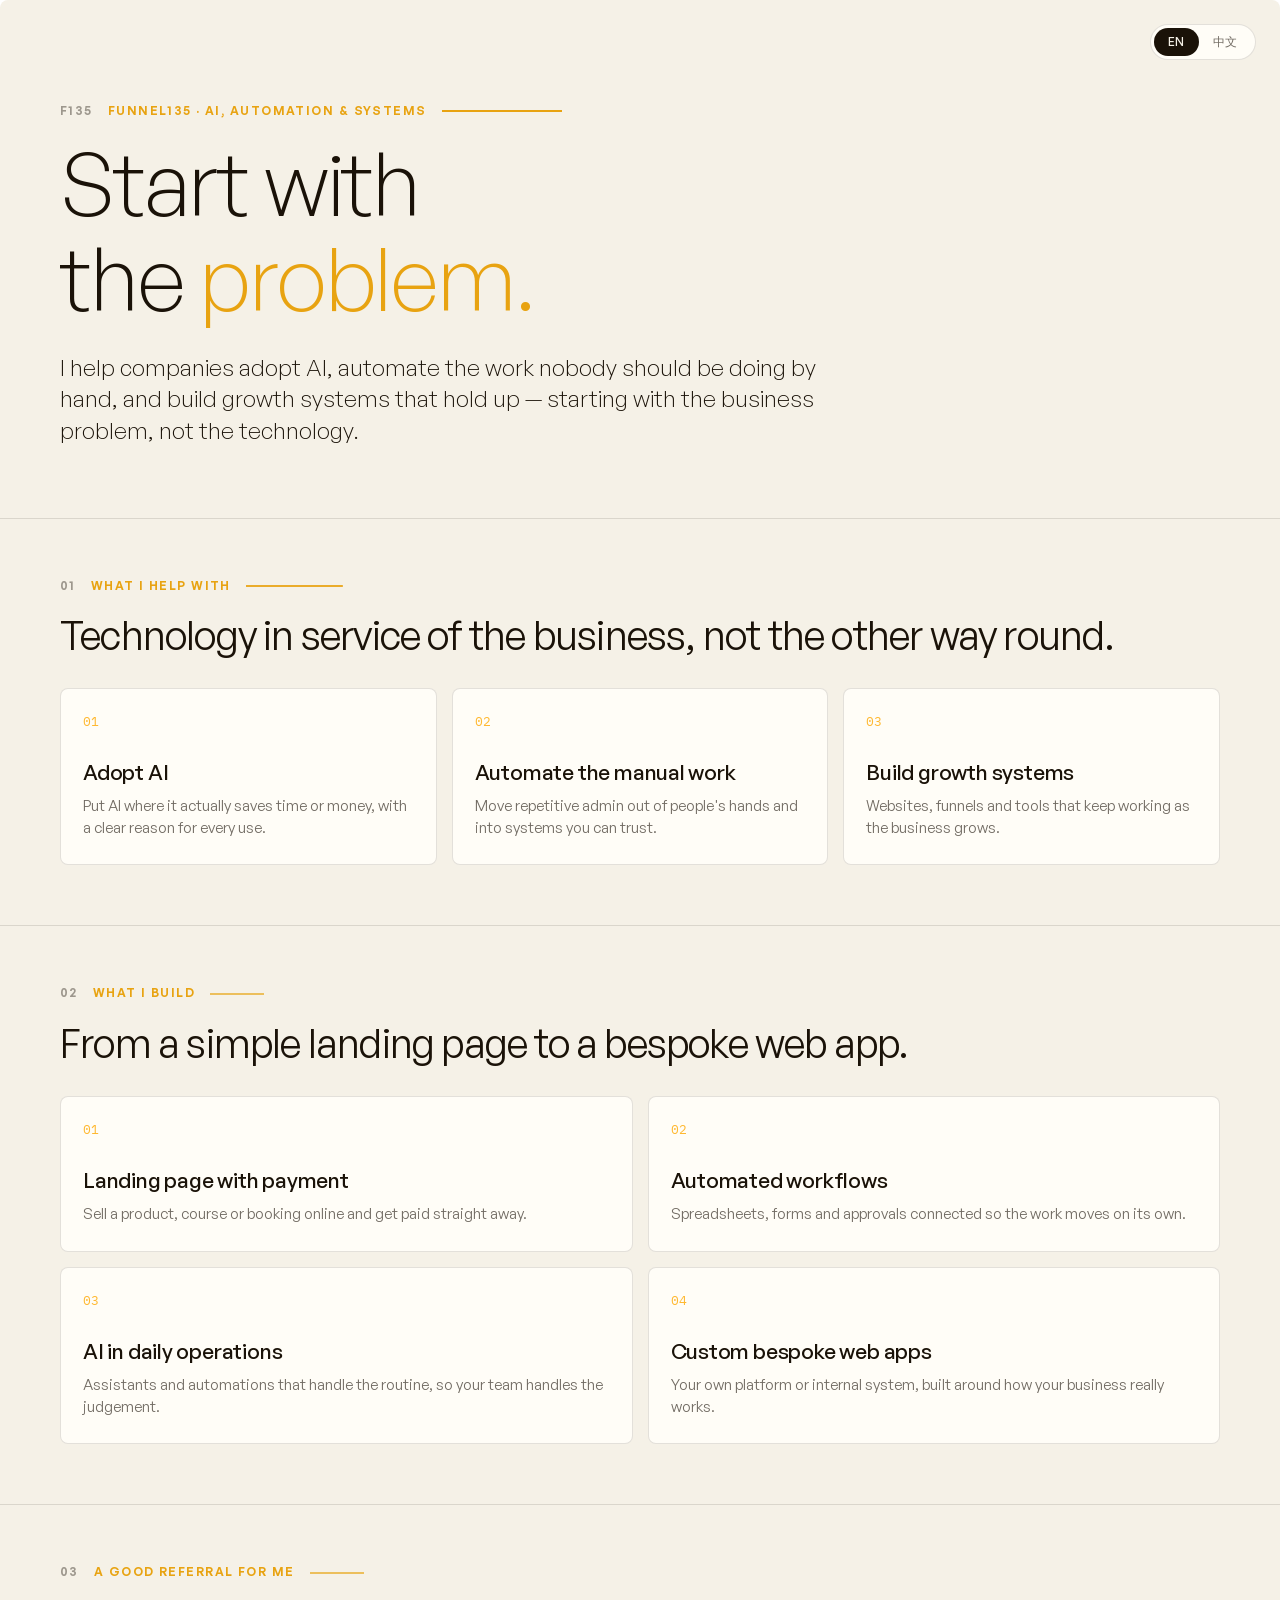
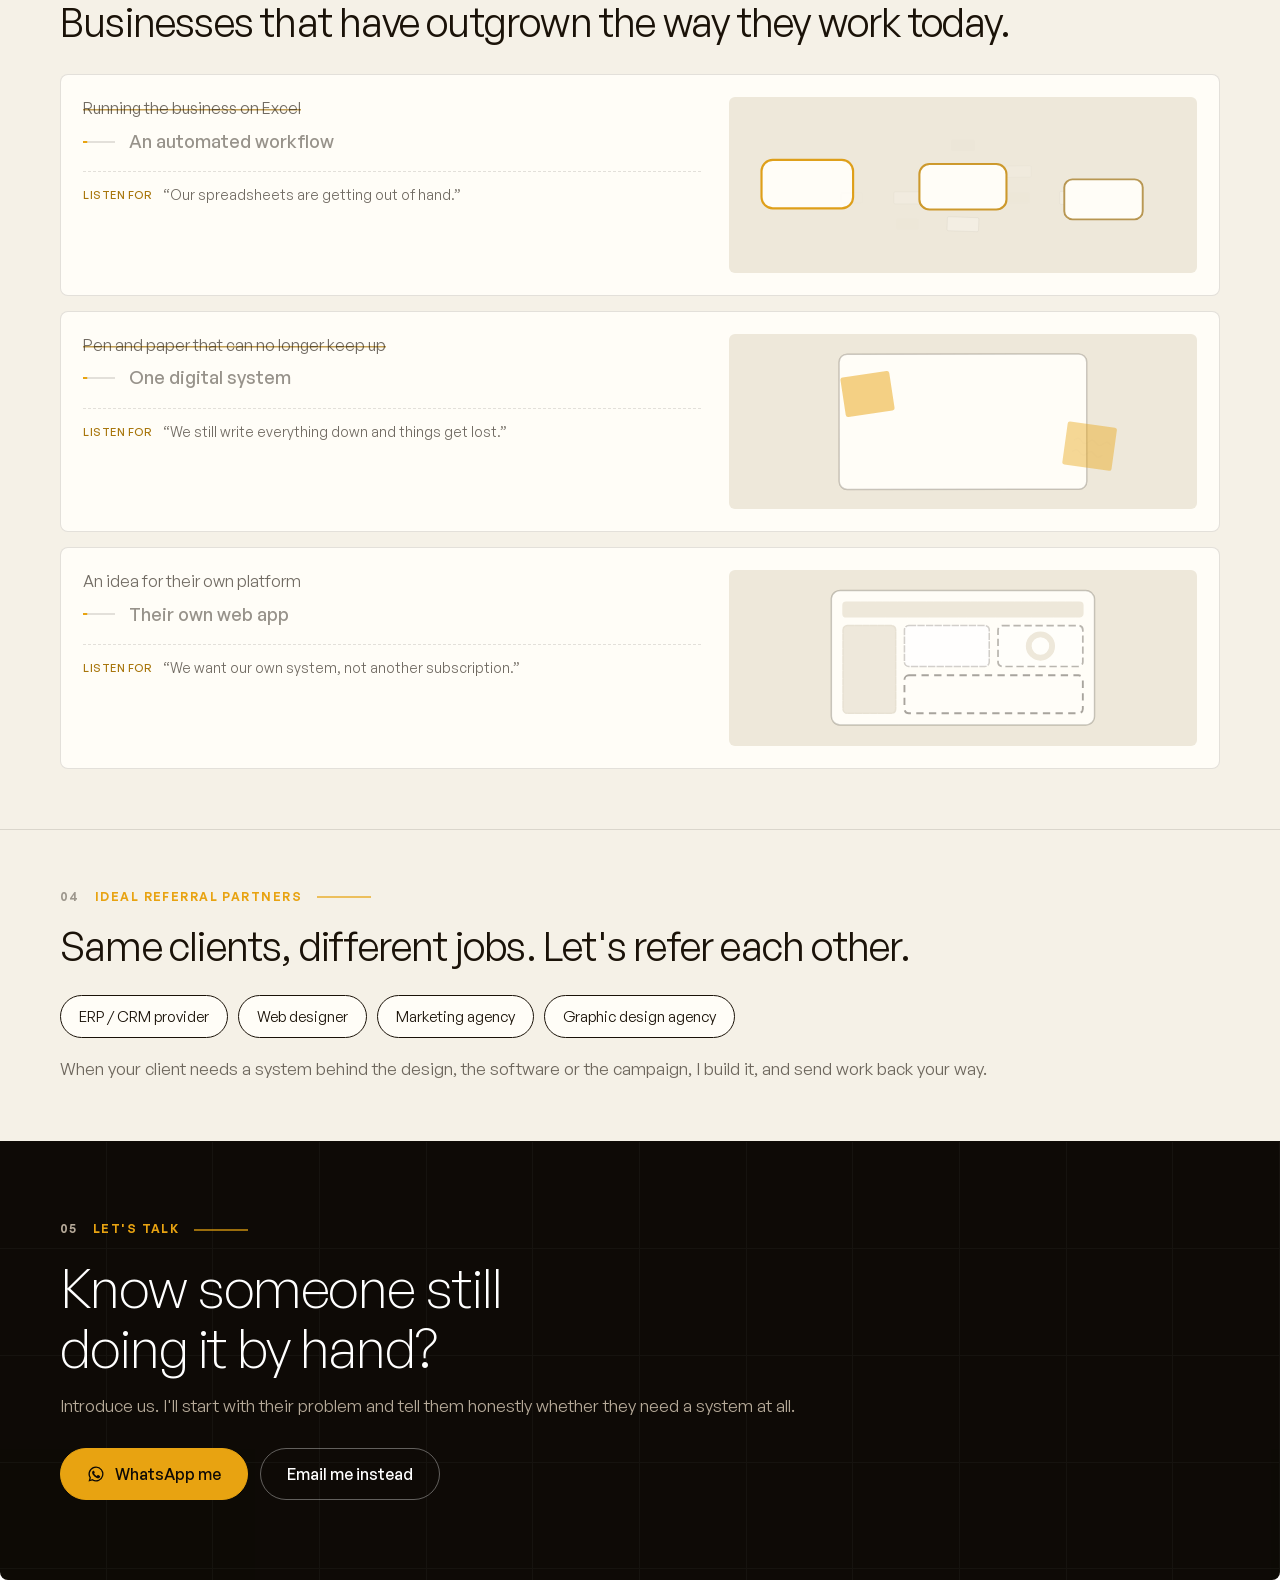
<file: profile/ryan.html>
<!doctype html>
<html lang="en">
<head>
<meta charset="utf-8">
<meta name="viewport" content="width=device-width, initial-scale=1">
<title>Funnel135 · My Business</title>
<meta name="robots" content="noindex">
<style>
  /* Fonts embedded so the page has no outside requests: General Sans (Fontshare, ITF Free Font License), IBM Plex Mono latin (SIL OFL). */
  @font-face{font-family:'General Sans';font-style:normal;font-weight:300;font-display:swap;src:url([data-uri]) format('woff2');}
  @font-face{font-family:'General Sans';font-style:normal;font-weight:400;font-display:swap;src:url([data-uri]) format('woff2');}
  @font-face{font-family:'General Sans';font-style:normal;font-weight:500;font-display:swap;src:url([data-uri]) format('woff2');}
  @font-face{font-family:'General Sans';font-style:normal;font-weight:600;font-display:swap;src:url([data-uri]) format('woff2');}
  @font-face{font-family:'IBM Plex Mono';font-style:normal;font-weight:400;font-display:swap;src:url([data-uri]) format('woff2');unicode-range:U+0000-00FF, U+0131, U+0152-0153, U+02BB-02BC, U+02C6, U+02DA, U+02DC, U+0304, U+0308, U+0329, U+2000-206F, U+20AC, U+2122, U+2191, U+2193, U+2212, U+2215, U+FEFF, U+FFFD;}

  /* ---- Funnel135 tokens (mirrors static/scss/abstracts/_tokens.scss) ---- */
  :root {
    --c-bg: #f5f1e7; --c-raised: #fffdf7; --c-sunk: #eee8da;
    --c-ink: #1a1208; --c-muted: rgba(26,18,8,.62); --c-dim: rgba(26,18,8,.40); --c-line: rgba(26,18,8,.12);
    --amber: #e8a311; --amber-hot: #ffb830; --amber-deep: #a8760c;
    --void: #0e0a06; --surface: #130d07; --paper: #ffffff; --ash: #b6aa99;
    --ease: cubic-bezier(0.22, 0.61, 0.36, 1); --ease-out: cubic-bezier(0.16, 1, 0.30, 1);
    --d-fast: 240ms; --d-base: 420ms; --d-slow: 720ms;
    --font-sans: 'General Sans', 'Inter', -apple-system, BlinkMacSystemFont, 'PingFang SC', 'Noto Sans SC', 'Microsoft YaHei', sans-serif;
    --font-mono: 'IBM Plex Mono', ui-monospace, SFMono-Regular, Menlo, monospace;
  }
  * { box-sizing: border-box; }
  html, body { margin: 0; background: transparent; }
  body { font-family: var(--font-sans); color: var(--c-ink); -webkit-font-smoothing: antialiased; }
  html[lang^="zh"] body { --font-sans: 'PingFang SC', 'Noto Sans SC', 'Microsoft YaHei', 'General Sans', sans-serif; letter-spacing: .01em; }
  a { color: inherit; }

  .fb { background: var(--c-bg); border-radius: 8px; overflow: hidden; position: relative; }
  .fb__in { padding: clamp(28px, 5vw, 60px) clamp(20px, 5vw, 60px); position: relative; }
  .fb section + section { border-top: 1px solid var(--c-line); }

  .eyebrow { display: flex; align-items: center; gap: 15px; margin: 0 0 20px; font-size: 12px; font-weight: 600; line-height: 1.2;
    letter-spacing: .12em; text-transform: uppercase; color: var(--amber); }
  .eyebrow::after { content: ""; flex: 1; height: 1.5px; max-width: 120px; background: var(--amber); transform-origin: left;
    transform: scaleX(var(--eyebrow-scale, 1)); opacity: calc(0.35 + 0.65 * var(--eyebrow-scale, 1)); }
  .eyebrow__index { font-variant-numeric: tabular-nums; color: var(--c-dim); }
  .h { font-weight: 400; font-size: clamp(25px, 3.4vw, 40px); line-height: 1.12; letter-spacing: -.02em; margin: 0 0 15px; }
  .body { font-size: 17px; line-height: 1.5; color: var(--c-muted); margin: 0; }
  .body-sm { font-size: 15px; line-height: 1.45; color: var(--c-muted); margin: 0; }

  /* ---- language switcher ---- */
  .lang { position: absolute; top: clamp(16px, 3vw, 24px); right: clamp(16px, 3vw, 24px); z-index: 3;
    display: inline-flex; padding: 3px; border: 1px solid var(--c-line); border-radius: 70px; background: var(--c-raised); }
  .lang button { font: 500 12px/1 var(--font-sans); letter-spacing: .05em; border: 0; background: none; color: var(--c-muted);
    padding: 8px 14px; border-radius: 70px; cursor: pointer; transition: color var(--d-fast) var(--ease), background var(--d-fast) var(--ease); }
  .lang button:hover { color: var(--c-ink); }
  .lang button[aria-pressed="true"] { background: var(--c-ink); color: var(--c-bg); }
  .lang button:focus-visible { outline: 2px solid var(--amber); outline-offset: 2px; }

  /* ---- hero ---- */
  .hero { overflow: hidden; }
  .hero .fb__in { padding-top: clamp(76px, 9vw, 104px); padding-bottom: clamp(40px, 6vw, 72px); }
  .hero__num { position: absolute; right: -2%; bottom: -18%; font-weight: 300; font-size: clamp(160px, 30vw, 340px); line-height: 1;
    letter-spacing: -.04em; color: transparent; -webkit-text-stroke: 1px rgba(232,163,17,.35); pointer-events: none; user-select: none;
    animation: drift 14s var(--ease) infinite alternate; }
  .hero__title { font-weight: 300; font-size: clamp(40px, 7.4vw, 88px); line-height: 1.02; letter-spacing: -.025em; margin: 0 0 24px; max-width: 12ch; position: relative; }
  .hero__title .ln { display: block; overflow: hidden; padding-bottom: .06em; }
  .hero__title .ln > span { display: block; transform: translateY(105%); transition: transform 900ms var(--ease-out); }
  .hero__title .ln:nth-child(2) > span { transition-delay: 90ms; }
  .is-ready .hero__title .ln > span { transform: none; }
  .hero__title em { font-style: normal; color: var(--amber); }
  .hero__lede { font-size: clamp(18px, 2.1vw, 23px); font-weight: 300; line-height: 1.35; max-width: 34em; margin: 0; position: relative; }

  /* ---- cards (what I help with, what I build) ---- */
  .pillars { display: grid; grid-template-columns: repeat(3, 1fr); gap: 15px; margin-top: 30px; }
  .pillars--2 { grid-template-columns: repeat(2, 1fr); }
  .card { background: var(--c-raised); border: 1px solid var(--c-line); border-radius: 8px; padding: 24px 22px 26px; position: relative; overflow: hidden;
    transition: transform var(--d-base) var(--ease-out), box-shadow var(--d-base) var(--ease-out); }
  .card::after { content: ""; position: absolute; left: 0; right: 0; bottom: 0; height: 2px; background: var(--amber); transform: scaleX(0); transform-origin: left;
    transition: transform var(--d-base) var(--ease-out); }
  .card:hover { transform: translateY(-4px); box-shadow: 0 14px 30px -18px rgba(26,18,8,.35); }
  .card:hover::after { transform: scaleX(1); }
  .card__n { font-family: var(--font-mono); font-size: 13px; color: var(--amber-hot); margin-bottom: 30px; display: block; }
  .card h3 { font-size: 21px; font-weight: 500; line-height: 1.2; margin: 0 0 10px; letter-spacing: -.01em; }

  /* ---- referral (from -> to) ---- */
  .refs { display: grid; gap: 15px; margin-top: 30px; }
  .ref { background: var(--c-raised); border: 1px solid var(--c-line); border-radius: 8px; padding: 22px; display: grid;
    grid-template-columns: minmax(0, 1fr) minmax(240px, 42%); grid-template-areas: "from scene" "path scene" "say scene";
    grid-template-rows: auto auto 1fr; column-gap: 28px; row-gap: 10px; align-items: start; }
  .ref__from { grid-area: from; align-self: end; }
  .ref__path { grid-area: path; display: flex; align-items: center; gap: 14px; }
  .ref__path .ref__arrow { flex: none; width: 32px; }
  .ref__from { color: var(--c-muted); font-size: 16px; line-height: 1.4; }
  /* --strike, --arrow, --head and --to are animated by the referral journeys script; without it they rest at 1 (the end state). */
  .ref__from s { text-decoration: none; background: linear-gradient(rgba(168,118,12,.7), rgba(168,118,12,.7)) no-repeat 0 58% / var(--strike, 100%) 1.5px;
    -webkit-box-decoration-break: clone; box-decoration-break: clone; }
  .ref__to { font-size: 18px; font-weight: 500; line-height: 1.3; opacity: var(--to, 1); }
  .ref__arrow { height: 2px; background: var(--c-line); position: relative; }
  .ref__arrow::before { content: ""; position: absolute; inset: 0; background: var(--amber); transform: scaleX(var(--arrow, 1)); transform-origin: left; }
  .ref__arrow::after { content: ""; position: absolute; right: -1px; top: -4px; width: 10px; height: 10px; border-top: 2px solid var(--amber); border-right: 2px solid var(--amber);
    transform: rotate(45deg) scale(var(--head, 1)); }
  .ref__scene { grid-area: scene; height: 100%; min-height: 150px; background: var(--c-sunk); border-radius: 6px; overflow: hidden; }
  .ref__scene svg { display: block; width: 100%; height: 100%; }
  .ref__say { grid-area: say; align-self: start; margin-top: 8px; border-top: 1px dashed var(--c-line); padding-top: 14px; font-size: 14px; color: var(--c-muted); display: flex; gap: 10px; }
  .ref__say span:first-child { font-size: 11px; font-weight: 500; letter-spacing: .05em; text-transform: uppercase; color: var(--amber-deep); white-space: nowrap; padding-top: 2px; }

  /* ---- partners ---- */
  .chips { display: flex; flex-wrap: wrap; gap: 10px; margin: 26px 0 18px; padding: 0; list-style: none; }
  .chips li { border: 1px solid var(--c-ink); border-radius: 70px; padding: 10px 18px; font-size: 15px; background: var(--c-raised);
    transition: background var(--d-fast) var(--ease), color var(--d-fast) var(--ease), border-color var(--d-fast) var(--ease); }
  .chips li:hover { background: var(--amber); border-color: var(--amber); }

  /* ---- contact (inverted) ---- */
  .is-dark { background: var(--void); color: var(--paper); position: relative; overflow: hidden; }
  .is-dark .eyebrow__index { color: var(--ash); }
  .is-dark .body { color: var(--ash); }
  .grid { position: absolute; inset: 0; display: grid; grid-template-columns: repeat(12, 1fr); pointer-events: none; opacity: .9; }
  .grid i { border-right: 1px solid rgba(255,255,255,.04); border-bottom: 1px solid rgba(255,255,255,.04); aspect-ratio: 1; transition: background 3s var(--ease); }
  .grid i.on { background: rgba(232,163,17,.14); transition: background 120ms linear; }
  .contact .fb__in { padding-top: clamp(44px, 7vw, 80px); padding-bottom: clamp(44px, 7vw, 80px); }
  .contact .h { font-weight: 300; font-size: clamp(30px, 4.6vw, 54px); max-width: 15ch; }
  .actions { display: flex; flex-wrap: wrap; gap: 12px; margin-top: 30px; }
  .btn { display: inline-flex; align-items: center; gap: 10px; text-decoration: none; font: 500 16px/1 var(--font-sans); padding: 16px 26px; border-radius: 70px;
    border: 1px solid currentColor; position: relative; overflow: hidden; transition: background var(--d-fast) var(--ease), color var(--d-fast) var(--ease), transform 120ms var(--ease); }
  .btn:active { transform: scale(.98); }
  .btn svg { width: 18px; height: 18px; flex: none; }
  .btn--solid { background: var(--amber); border-color: var(--amber); color: var(--void); }
  .btn--solid:hover { background: var(--amber-hot); border-color: var(--amber-hot); }
  .btn--solid::after { content: ""; position: absolute; top: 0; bottom: 0; width: 40%; left: -60%; background: linear-gradient(100deg, transparent, rgba(255,255,255,.45), transparent);
    animation: shine 4.5s var(--ease) infinite; }
  .btn--ghost { color: var(--paper); border-color: rgba(255,255,255,.35); }
  .btn--ghost:hover { background: var(--paper); color: var(--void); }
  .btn:focus-visible { outline: 2px solid var(--amber-hot); outline-offset: 3px; }
  .meta { margin-top: 26px; font-family: var(--font-mono); font-size: 13px; color: var(--ash); }

  /* ---- scroll reveal ---- */
  [data-reveal] { opacity: 0; transform: translateY(18px); transition: opacity var(--d-slow) var(--ease-out), transform var(--d-slow) var(--ease-out); }
  [data-reveal].is-in { opacity: 1; transform: none; }
  [data-reveal="stagger"] > * { opacity: 0; transform: translateY(18px); transition: opacity var(--d-slow) var(--ease-out), transform var(--d-slow) var(--ease-out); }
  [data-reveal="stagger"].is-in { opacity: 1; transform: none; }
  [data-reveal="stagger"].is-in > * { opacity: 1; transform: none; }
  [data-reveal="stagger"].is-in > :nth-child(2) { transition-delay: 90ms; } [data-reveal="stagger"].is-in > :nth-child(3) { transition-delay: 180ms; }
  [data-reveal="stagger"].is-in > :nth-child(4) { transition-delay: 270ms; }

  @keyframes drift { from { transform: translate(0, 0); } to { transform: translate(-30px, -14px); } }
  @keyframes shine { 0%, 65% { left: -60%; } 100% { left: 130%; } }

  /* ---- compact fallback: plain text when the frame can't show the full design ---- */
  .plain { display: none; font-size: 15px; line-height: 1.5; color: var(--c-ink); margin: 0; padding: 4px 0; }
  .plain a { color: var(--amber-deep); }
  .compact .fb { display: none; }
  .compact .plain { display: block; }

  @media (max-width: 720px) {
    .pillars, .pillars--2 { grid-template-columns: 1fr; }
    .ref { grid-template-columns: 1fr; grid-template-areas: "scene" "from" "path" "say"; grid-template-rows: none; row-gap: 12px; }
    .ref__scene { height: clamp(120px, 34vw, 170px); min-height: 0; }
    .ref__say { flex-direction: column; gap: 4px; }
    .btn { width: 100%; justify-content: center; }
  }
  @media (prefers-reduced-motion: reduce) {
    *, *::before, *::after { animation: none !important; transition: none !important; }
    [data-reveal], [data-reveal] > *, .hero__title .ln > span { opacity: 1 !important; transform: none !important; }
    .ref__arrow::before, .eyebrow::after { transform: none !important; opacity: 1 !important; }
    .ref__arrow::after { transform: rotate(45deg) !important; }
  }
</style>
</head>
<body>

<div class="fb" id="fb">

  <div class="lang" role="group" aria-label="Language">
    <button type="button" data-lang="en" aria-pressed="true">EN</button>
    <button type="button" data-lang="zh" aria-pressed="false">中文</button>
  </div>

  <!-- Hero -->
  <section class="hero">
    <div class="hero__num" aria-hidden="true">135</div>
    <div class="fb__in">
      <p class="eyebrow"><span class="eyebrow__index">F135</span><span data-i18n="hero.label">Funnel135 · AI, automation &amp; systems</span></p>
      <h1 class="hero__title">
        <span class="ln"><span data-i18n="hero.t1">Start with</span></span>
        <span class="ln"><span data-i18n="hero.t2">the <em>problem.</em></span></span>
      </h1>
      <p class="hero__lede" data-i18n="hero.lede">I help companies adopt AI, automate the work nobody should be doing by hand, and build growth systems that hold up — starting with the business problem, not the technology.</p>    </div>
  </section>

  <!-- What I help with -->
  <section>
    <div class="fb__in">
      <p class="eyebrow"><span class="eyebrow__index">01</span><span data-i18n="help.label">What I help with</span></p>
      <h2 class="h" data-i18n="help.h">Technology in service of the business, not the other way round.</h2>
      <div class="pillars" data-reveal="stagger">
        <div class="card">
          <span class="card__n">01</span>
          <h3 data-i18n="help.c1.h">Adopt AI</h3>
          <p class="body-sm" data-i18n="help.c1.p">Put AI where it actually saves time or money, with a clear reason for every use.</p>
        </div>
        <div class="card">
          <span class="card__n">02</span>
          <h3 data-i18n="help.c2.h">Automate the manual work</h3>
          <p class="body-sm" data-i18n="help.c2.p">Move repetitive admin out of people's hands and into systems you can trust.</p>
        </div>
        <div class="card">
          <span class="card__n">03</span>
          <h3 data-i18n="help.c3.h">Build growth systems</h3>
          <p class="body-sm" data-i18n="help.c3.p">Websites, funnels and tools that keep working as the business grows.</p>
        </div>
      </div>
    </div>
  </section>

  <!-- What I build -->
  <section>
    <div class="fb__in">
      <p class="eyebrow"><span class="eyebrow__index">02</span><span data-i18n="build.label">What I build</span></p>
      <h2 class="h" data-i18n="build.h">From a simple landing page to a bespoke web app.</h2>
      <div class="pillars pillars--2" data-reveal="stagger">
        <div class="card">
          <span class="card__n">01</span>
          <h3 data-i18n="build.s1.h">Landing page with payment</h3>
          <p class="body-sm" data-i18n="build.s1.p">Sell a product, course or booking online and get paid straight away.</p>
        </div>
        <div class="card">
          <span class="card__n">02</span>
          <h3 data-i18n="build.s2.h">Automated workflows</h3>
          <p class="body-sm" data-i18n="build.s2.p">Spreadsheets, forms and approvals connected so the work moves on its own.</p>
        </div>
        <div class="card">
          <span class="card__n">03</span>
          <h3 data-i18n="build.s3.h">AI in daily operations</h3>
          <p class="body-sm" data-i18n="build.s3.p">Assistants and automations that handle the routine, so your team handles the judgement.</p>
        </div>
        <div class="card">
          <span class="card__n">04</span>
          <h3 data-i18n="build.s4.h">Custom bespoke web apps</h3>
          <p class="body-sm" data-i18n="build.s4.p">Your own platform or internal system, built around how your business really works.</p>
        </div>
      </div>
    </div>
  </section>

  <!-- Ideal referral -->
  <section>
    <div class="fb__in">
      <p class="eyebrow"><span class="eyebrow__index">03</span><span data-i18n="ref.label">A good referral for me</span></p>
      <h2 class="h" data-i18n="ref.h">Businesses that have outgrown the way they work today.</h2>
      <div class="refs">
        <div class="ref" data-reveal data-scene="sheet">
          <div class="ref__from"><s data-i18n="ref.r1.from">Running the business on Excel</s></div>
          <div class="ref__path">
            <div class="ref__arrow" aria-hidden="true"></div>
            <div class="ref__to" data-i18n="ref.r1.to">An automated workflow</div>
          </div>
          <div class="ref__say"><span data-i18n="ref.listen">Listen for</span><span data-i18n="ref.r1.say">“Our spreadsheets are getting out of hand.”</span></div>
        </div>
        <div class="ref" data-reveal data-scene="paper">
          <div class="ref__from"><s data-i18n="ref.r2.from">Pen and paper that can no longer keep up</s></div>
          <div class="ref__path">
            <div class="ref__arrow" aria-hidden="true"></div>
            <div class="ref__to" data-i18n="ref.r2.to">One digital system</div>
          </div>
          <div class="ref__say"><span data-i18n="ref.listen">Listen for</span><span data-i18n="ref.r2.say">“We still write everything down and things get lost.”</span></div>
        </div>
        <div class="ref" data-reveal data-scene="idea">
          <div class="ref__from"><span data-i18n="ref.r3.from">An idea for their own platform</span></div>
          <div class="ref__path">
            <div class="ref__arrow" aria-hidden="true"></div>
            <div class="ref__to" data-i18n="ref.r3.to">Their own web app</div>
          </div>
          <div class="ref__say"><span data-i18n="ref.listen">Listen for</span><span data-i18n="ref.r3.say">“We want our own system, not another subscription.”</span></div>
        </div>
      </div>
    </div>
  </section>

  <!-- Referral partners -->
  <section>
    <div class="fb__in">
      <p class="eyebrow"><span class="eyebrow__index">04</span><span data-i18n="partner.label">Ideal referral partners</span></p>
      <h2 class="h" data-i18n="partner.h">Same clients, different jobs. Let's refer each other.</h2>
      <ul class="chips" data-reveal="stagger">
        <li data-i18n="partner.p1">ERP / CRM provider</li>
        <li data-i18n="partner.p2">Web designer</li>
        <li data-i18n="partner.p3">Marketing agency</li>
        <li data-i18n="partner.p4">Graphic design agency</li>
      </ul>
      <p class="body" data-i18n="partner.p">When your client needs a system behind the design, the software or the campaign, I build it, and send work back your way.</p>
    </div>
  </section>

  <!-- Contact -->
  <section class="contact is-dark">
    <div class="grid" id="grid" aria-hidden="true"></div>
    <div class="fb__in">
      <p class="eyebrow"><span class="eyebrow__index">05</span><span data-i18n="contact.label">Let's talk</span></p>
      <h2 class="h" data-i18n="contact.h">Know someone still doing it by hand?</h2>
      <p class="body" data-i18n="contact.p">Introduce us. I'll start with their problem and tell them honestly whether they need a system at all.</p>
      <div class="actions">
        <a class="btn btn--solid" href="https://wa.me/601154343135?text=Hey Ryan, Met you through BNI, let's talk" target="_blank" rel="noopener">
          <svg viewBox="0 0 24 24" fill="currentColor" aria-hidden="true"><path d="M12 2a10 10 0 0 0-8.6 15.1L2 22l5-1.3A10 10 0 1 0 12 2Zm0 18.2a8.2 8.2 0 0 1-4.2-1.2l-.3-.2-3 .8.8-2.9-.2-.3A8.2 8.2 0 1 1 12 20.2Zm4.5-6.1c-.2-.1-1.5-.7-1.7-.8-.2-.1-.4-.1-.6.1l-.8 1c-.1.2-.3.2-.5.1a6.7 6.7 0 0 1-3.3-2.9c-.2-.4.2-.4.7-1.3.1-.2 0-.3 0-.4l-.8-1.8c-.2-.5-.4-.4-.6-.4h-.5a1 1 0 0 0-.7.3 3 3 0 0 0-.9 2.2 5.2 5.2 0 0 0 1.1 2.7 11.8 11.8 0 0 0 4.5 4c1.7.7 2.3.8 3.2.6.5-.1 1.5-.6 1.7-1.2.2-.6.2-1.1.2-1.2-.1-.1-.3-.2-.5-.3Z"/></svg>
          <span data-i18n="contact.wa">WhatsApp me</span>
        </a>
        <a class="btn btn--ghost" href="mailto:hello@funnel135.com" data-i18n="contact.email">Email me instead</a>
      </div>
    </div>
  </section>
</div>

<p class="plain" id="plain"><span data-i18n="plain">Funnel135 helps companies adopt AI, automate manual work and build growth systems, from a simple landing page with payment to a custom web app. Good referrals: businesses running on Excel, on pen and paper, or wanting their own web app.</span> <a href="https://wa.me/601154343135?text=Hey Ryan, Met you through BNI, let's talk" target="_blank" rel="noopener">WhatsApp +60 11-5434 3135</a> · <a href="mailto:hello@funnel135.com">hello@funnel135.com</a></p>

<script>
/* Language switcher: EN is written in the markup; ZH comes from this table. */
(function () {
  var ZH = {
    'hero.label': 'Funnel135 · AI、自动化与系统',
    'hero.t1': '先从',
    'hero.t2': '<em>问题</em>开始。',
    'hero.lede': '我帮助企业导入 AI，把不该靠人手做的工作自动化，并打造经得起考验的增长系统——从业务问题出发，而不是从技术出发。',
    'help.label': '我能帮什么',
    'help.h': '让技术为业务服务，而不是反过来。',
    'help.c1.h': '导入 AI',
    'help.c1.p': '把 AI 用在真正能省时间、省成本的地方，每一项都有清楚的理由。',
    'help.c2.h': '把手工作业自动化',
    'help.c2.p': '把重复的行政工作从人手中移到可靠的系统里。',
    'help.c3.h': '打造增长系统',
    'help.c3.p': '网站、销售漏斗与工具，随着业务成长持续发挥作用。',
    'build.label': '我做什么',
    'build.h': '从简单的收款落地页，到量身定制的网络应用。',
    'build.s1.h': '附带收款的落地页',
    'build.s1.p': '在线销售产品、课程或预约，马上收款。',
    'build.s2.h': '自动化工作流程',
    'build.s2.p': '把表格、表单与审批串连起来，让工作自动往前走。',
    'build.s3.h': '日常运营中的 AI',
    'build.s3.p': '让助手与自动化处理例行工作，团队专注于需要判断的事。',
    'build.s4.h': '量身定制的网络应用',
    'build.s4.p': '属于你自己的平台或内部系统，按照业务的真实运作方式打造。',
    'ref.label': '我的理想转介',
    'ref.h': '现有做法已经跟不上业务的公司。',
    'ref.listen': '留意这句话',
    'ref.r1.from': '靠 Excel 管理整个业务',
    'ref.r1.to': '自动化工作流程',
    'ref.r1.say': '“我们的表格已经乱到管不了了。”',
    'ref.r2.from': '纸笔作业，已经应付不来',
    'ref.r2.to': '一套数码系统',
    'ref.r2.say': '“我们还是什么都用手写，常常有东西不见。”',
    'ref.r3.from': '想拥有自己的平台',
    'ref.r3.to': '自己的网络应用',
    'ref.r3.say': '“我们想要自己的系统，不想再多订一个软件。”',
    'partner.label': '理想转介伙伴',
    'partner.h': '服务同一群客户，各做各的专业。互相转介吧。',
    'partner.p1': 'ERP / CRM 供应商',
    'partner.p2': '网页设计师',
    'partner.p3': '营销公司',
    'partner.p4': '平面设计公司',
    'partner.p': '当你的客户在设计、软件或营销活动背后需要一套系统时，由我来打造，也会把生意转介回给你。',
    'contact.label': '聊一聊',
    'contact.h': '认识还在靠人手做事的人吗？',
    'contact.p': '介绍我们认识。我会先了解他们的问题，并坦白告诉他们是否真的需要一套系统。',
    'contact.wa': 'WhatsApp 联系我',
    'contact.email': '改用电邮联系',
    'plain': 'Funnel135 帮助企业导入 AI、将手工作业自动化并打造增长系统，从附带收款的落地页到量身定制的网络应用。理想转介：靠 Excel 或纸笔运作、或想拥有自己网络应用的企业。'
  };
  var els = document.querySelectorAll('[data-i18n]');
  var EN = [];
  for (var i = 0; i < els.length; i++) EN.push(els[i].innerHTML);
  var btns = document.querySelectorAll('.lang button');

  function setLang(lang) {
    if (lang !== 'zh') lang = 'en';
    for (var i = 0; i < els.length; i++) {
      var zh = ZH[els[i].getAttribute('data-i18n')];
      els[i].innerHTML = lang === 'zh' && zh ? zh : EN[i];
    }
    document.documentElement.lang = lang === 'zh' ? 'zh-Hans' : 'en';
    for (var j = 0; j < btns.length; j++) btns[j].setAttribute('aria-pressed', btns[j].getAttribute('data-lang') === lang);
    try { localStorage.setItem('f135-lang', lang); } catch (e) {}
  }
  for (var k = 0; k < btns.length; k++) btns[k].addEventListener('click', function () { setLang(this.getAttribute('data-lang')); });

  var m = location.search.match(/[?&]lang=(en|zh)/i), start = m ? m[1].toLowerCase() : null;
  if (!start) { try { start = localStorage.getItem('f135-lang'); } catch (e) {} }
  setLang(start || 'en');
})();

/* Motion: hero line mask, scroll reveals, amber grid flashes. */
(function () {
  var reduce = window.matchMedia && window.matchMedia('(prefers-reduced-motion: reduce)').matches;
  requestAnimationFrame(function () { document.getElementById('fb').classList.add('is-ready'); });

  var targets = document.querySelectorAll('[data-reveal]');
  function showAll() { for (var i = 0; i < targets.length; i++) targets[i].classList.add('is-in'); }
  if (reduce || !('IntersectionObserver' in window)) showAll();
  else {
    var io = new IntersectionObserver(function (en) {
      en.forEach(function (e) { if (e.isIntersecting) { e.target.classList.add('is-in'); io.unobserve(e.target); } });
    }, { threshold: 0.2 });
    for (var i = 0; i < targets.length; i++) io.observe(targets[i]);
    setTimeout(showAll, 8000); /* never leave content hidden */
  }

  var grid = document.getElementById('grid');
  for (var c = 0; c < 12 * 8; c++) grid.appendChild(document.createElement('i'));
  if (reduce) return;
  var cells = grid.children;
  setInterval(function () {
    var cell = cells[Math.floor(Math.random() * cells.length)];
    cell.classList.add('on');
    setTimeout(function () { cell.classList.remove('on'); }, 160);
  }, 260);
})();


(function () {
  var rules = Array.prototype.slice.call(document.querySelectorAll('.eyebrow'));
  if (!rules.length || (window.matchMedia && window.matchMedia('(prefers-reduced-motion: reduce)').matches)) return;

  var MIN = 0.45, END = 0.45, view = null, queued = false,
      inFrame = (function () { try { return window.self !== window.top; } catch (e) { return true; } })();

  function update() {
    queued = false;
    var offset = view ? view.top : 0, vh = view ? view.vh : window.innerHeight;
    rules.forEach(function (el) {
      var top = offset + el.getBoundingClientRect().top;
      var progress = (vh - top) / (vh * (1 - END));
      if (progress < 0) progress = 0;
      if (progress > 1) progress = 1;
      el.style.setProperty('--eyebrow-scale', (MIN + (1 - MIN) * progress).toFixed(3));
    });
  }
  function onScroll() { if (queued) return; queued = true; requestAnimationFrame(update); }

  if (inFrame) {
    window.addEventListener('message', function (e) {
      if (e.source === window.parent && e.data && e.data.f135View) { view = e.data.f135View; onScroll(); }
    });
  } else {
    update();
    window.addEventListener('scroll', onScroll, { passive: true });
    window.addEventListener('resize', onScroll, { passive: true });
  }
})();


(function () {
  var root = document.documentElement, fb = document.getElementById('fb'), last = 0, shook = false,
      inFrame = (function () { try { return window.self !== window.top; } catch (e) { return true; } })();
  function fullH() { return Math.ceil(fb.getBoundingClientRect().height) || fb.scrollHeight; }
  function send() {
    if (!inFrame) return;
    var wasCompact = root.classList.contains('compact');
    if (wasCompact) root.classList.remove('compact'); /* measure the full design, not the fallback */
    var h = fullH();
    if (wasCompact) root.classList.add('compact');
    if (h && h !== last) { last = h; try { parent.postMessage({ f135Height: h }, '*'); } catch (e) {} }
  }
  function check() {
    var ok = !inFrame || (shook && window.innerHeight >= last - 40);
    root.classList.toggle('compact', !ok);
  }
  check();
  window.addEventListener('message', function (e) {
    if (e.data === 'f135-height') { shook = true; last = 0; send(); setTimeout(check, 150); setTimeout(check, 800); }
  });
  window.addEventListener('load', function () { send(); check(); setTimeout(check, 1500); setTimeout(check, 4000); });
  window.addEventListener('resize', function () { send(); setTimeout(check, 100); });
  document.addEventListener('click', function (e) { if (e.target.closest && e.target.closest('.lang')) setTimeout(function () { send(); check(); }, 50); });
  if ('ResizeObserver' in window) new ResizeObserver(send).observe(fb);
})();
</script>
<!-- GSAP 3.13.0 core (gsap.com, standard no-charge license), inlined so the page stays one file. -->
<script>
/*!
 * GSAP 3.13.0
 * https://gsap.com
 * 
 * @license Copyright 2025, GreenSock. All rights reserved.
 * Subject to the terms at https://gsap.com/standard-license.
 * @author: Jack Doyle, jack@greensock.com
 */

!function(t,e){"object"==typeof exports&&"undefined"!=typeof module?e(exports):"function"==typeof define&&define.amd?define(["exports"],e):e((t=t||self).window=t.window||{})}(this,function(e){"use strict";function _inheritsLoose(t,e){t.prototype=Object.create(e.prototype),(t.prototype.constructor=t).__proto__=e}function _assertThisInitialized(t){if(void 0===t)throw new ReferenceError("this hasn't been initialised - super() hasn't been called");return t}function r(t){return"string"==typeof t}function s(t){return"function"==typeof t}function t(t){return"number"==typeof t}function u(t){return void 0===t}function v(t){return"object"==typeof t}function w(t){return!1!==t}function x(){return"undefined"!=typeof window}function y(t){return s(t)||r(t)}function P(t){return(i=yt(t,ot))&&ze}function Q(t,e){return console.warn("Invalid property",t,"set to",e,"Missing plugin? gsap.registerPlugin()")}function R(t,e){return!e&&console.warn(t)}function S(t,e){return t&&(ot[t]=e)&&i&&(i[t]=e)||ot}function T(){return 0}function ea(t){var e,r,i=t[0];if(v(i)||s(i)||(t=[t]),!(e=(i._gsap||{}).harness)){for(r=gt.length;r--&&!gt[r].targetTest(i););e=gt[r]}for(r=t.length;r--;)t[r]&&(t[r]._gsap||(t[r]._gsap=new Zt(t[r],e)))||t.splice(r,1);return t}function fa(t){return t._gsap||ea(Ot(t))[0]._gsap}function ga(t,e,r){return(r=t[e])&&s(r)?t[e]():u(r)&&t.getAttribute&&t.getAttribute(e)||r}function ha(t,e){return(t=t.split(",")).forEach(e)||t}function ia(t){return Math.round(1e5*t)/1e5||0}function ja(t){return Math.round(1e7*t)/1e7||0}function ka(t,e){var r=e.charAt(0),i=parseFloat(e.substr(2));return t=parseFloat(t),"+"===r?t+i:"-"===r?t-i:"*"===r?t*i:t/i}function la(t,e){for(var r=e.length,i=0;t.indexOf(e[i])<0&&++i<r;);return i<r}function ma(){var t,e,r=dt.length,i=dt.slice(0);for(ct={},t=dt.length=0;t<r;t++)(e=i[t])&&e._lazy&&(e.render(e._lazy[0],e._lazy[1],!0)._lazy=0)}function na(t){return!!(t._initted||t._startAt||t.add)}function oa(t,e,r,i){dt.length&&!L&&ma(),t.render(e,r,i||!!(L&&e<0&&na(t))),dt.length&&!L&&ma()}function pa(t){var e=parseFloat(t);return(e||0===e)&&(t+"").match(at).length<2?e:r(t)?t.trim():t}function qa(t){return t}function ra(t,e){for(var r in e)r in t||(t[r]=e[r]);return t}function ua(t,e){for(var r in e)"__proto__"!==r&&"constructor"!==r&&"prototype"!==r&&(t[r]=v(e[r])?ua(t[r]||(t[r]={}),e[r]):e[r]);return t}function va(t,e){var r,i={};for(r in t)r in e||(i[r]=t[r]);return i}function wa(t){var e=t.parent||I,r=t.keyframes?function _setKeyframeDefaults(i){return function(t,e){for(var r in e)r in t||"duration"===r&&i||"ease"===r||(t[r]=e[r])}}($(t.keyframes)):ra;if(w(t.inherit))for(;e;)r(t,e.vars.defaults),e=e.parent||e._dp;return t}function ya(t,e,r,i,n){void 0===r&&(r="_first"),void 0===i&&(i="_last");var a,s=t[i];if(n)for(a=e[n];s&&s[n]>a;)s=s._prev;return s?(e._next=s._next,s._next=e):(e._next=t[r],t[r]=e),e._next?e._next._prev=e:t[i]=e,e._prev=s,e.parent=e._dp=t,e}function za(t,e,r,i){void 0===r&&(r="_first"),void 0===i&&(i="_last");var n=e._prev,a=e._next;n?n._next=a:t[r]===e&&(t[r]=a),a?a._prev=n:t[i]===e&&(t[i]=n),e._next=e._prev=e.parent=null}function Aa(t,e){t.parent&&(!e||t.parent.autoRemoveChildren)&&t.parent.remove&&t.parent.remove(t),t._act=0}function Ba(t,e){if(t&&(!e||e._end>t._dur||e._start<0))for(var r=t;r;)r._dirty=1,r=r.parent;return t}function Da(t,e,r,i){return t._startAt&&(L?t._startAt.revert(ht):t.vars.immediateRender&&!t.vars.autoRevert||t._startAt.render(e,!0,i))}function Fa(t){return t._repeat?Tt(t._tTime,t=t.duration()+t._rDelay)*t:0}function Ha(t,e){return(t-e._start)*e._ts+(0<=e._ts?0:e._dirty?e.totalDuration():e._tDur)}function Ia(t){return t._end=ja(t._start+(t._tDur/Math.abs(t._ts||t._rts||U)||0))}function Ja(t,e){var r=t._dp;return r&&r.smoothChildTiming&&t._ts&&(t._start=ja(r._time-(0<t._ts?e/t._ts:((t._dirty?t.totalDuration():t._tDur)-e)/-t._ts)),Ia(t),r._dirty||Ba(r,t)),t}function Ka(t,e){var r;if((e._time||!e._dur&&e._initted||e._start<t._time&&(e._dur||!e.add))&&(r=Ha(t.rawTime(),e),(!e._dur||Mt(0,e.totalDuration(),r)-e._tTime>U)&&e.render(r,!0)),Ba(t,e)._dp&&t._initted&&t._time>=t._dur&&t._ts){if(t._dur<t.duration())for(r=t;r._dp;)0<=r.rawTime()&&r.totalTime(r._tTime),r=r._dp;t._zTime=-U}}function La(e,r,i,n){return r.parent&&Aa(r),r._start=ja((t(i)?i:i||e!==I?xt(e,i,r):e._time)+r._delay),r._end=ja(r._start+(r.totalDuration()/Math.abs(r.timeScale())||0)),ya(e,r,"_first","_last",e._sort?"_start":0),bt(r)||(e._recent=r),n||Ka(e,r),e._ts<0&&Ja(e,e._tTime),e}function Ma(t,e){return(ot.ScrollTrigger||Q("scrollTrigger",e))&&ot.ScrollTrigger.create(e,t)}function Na(t,e,r,i,n){return Wt(t,e,n),t._initted?!r&&t._pt&&!L&&(t._dur&&!1!==t.vars.lazy||!t._dur&&t.vars.lazy)&&f!==Rt.frame?(dt.push(t),t._lazy=[n,i],1):void 0:1}function Sa(t,e,r,i){var n=t._repeat,a=ja(e)||0,s=t._tTime/t._tDur;return s&&!i&&(t._time*=a/t._dur),t._dur=a,t._tDur=n?n<0?1e10:ja(a*(n+1)+t._rDelay*n):a,0<s&&!i&&Ja(t,t._tTime=t._tDur*s),t.parent&&Ia(t),r||Ba(t.parent,t),t}function Ta(t){return t instanceof Qt?Ba(t):Sa(t,t._dur)}function Wa(e,r,i){var n,a,s=t(r[1]),o=(s?2:1)+(e<2?0:1),u=r[o];if(s&&(u.duration=r[1]),u.parent=i,e){for(n=u,a=i;a&&!("immediateRender"in n);)n=a.vars.defaults||{},a=w(a.vars.inherit)&&a.parent;u.immediateRender=w(n.immediateRender),e<2?u.runBackwards=1:u.startAt=r[o-1]}return new Jt(r[0],u,r[1+o])}function Xa(t,e){return t||0===t?e(t):e}function Za(t,e){return r(t)&&(e=st.exec(t))?e[1]:""}function ab(t,e){return t&&v(t)&&"length"in t&&(!e&&!t.length||t.length-1 in t&&v(t[0]))&&!t.nodeType&&t!==h}function db(r){return r=Ot(r)[0]||R("Invalid scope")||{},function(t){var e=r.current||r.nativeElement||r;return Ot(t,e.querySelectorAll?e:e===r?R("Invalid scope")||a.createElement("div"):r)}}function eb(t){return t.sort(function(){return.5-Math.random()})}function fb(t){if(s(t))return t;var p=v(t)?t:{each:t},_=Yt(p.ease),m=p.from||0,g=parseFloat(p.base)||0,y={},e=0<m&&m<1,T=isNaN(m)||e,b=p.axis,w=m,x=m;return r(m)?w=x={center:.5,edges:.5,end:1}[m]||0:!e&&T&&(w=m[0],x=m[1]),function(t,e,r){var i,n,a,s,o,u,h,l,f,d=(r||p).length,c=y[d];if(!c){if(!(f="auto"===p.grid?0:(p.grid||[1,N])[1])){for(h=-N;h<(h=r[f++].getBoundingClientRect().left)&&f<d;);f<d&&f--}for(c=y[d]=[],i=T?Math.min(f,d)*w-.5:m%f,n=f===N?0:T?d*x/f-.5:m/f|0,l=N,u=h=0;u<d;u++)a=u%f-i,s=n-(u/f|0),c[u]=o=b?Math.abs("y"===b?s:a):G(a*a+s*s),h<o&&(h=o),o<l&&(l=o);"random"===m&&eb(c),c.max=h-l,c.min=l,c.v=d=(parseFloat(p.amount)||parseFloat(p.each)*(d<f?d-1:b?"y"===b?d/f:f:Math.max(f,d/f))||0)*("edges"===m?-1:1),c.b=d<0?g-d:g,c.u=Za(p.amount||p.each)||0,_=_&&d<0?jt(_):_}return d=(c[t]-c.min)/c.max||0,ja(c.b+(_?_(d):d)*c.v)+c.u}}function gb(i){var n=Math.pow(10,((i+"").split(".")[1]||"").length);return function(e){var r=ja(Math.round(parseFloat(e)/i)*i*n);return(r-r%1)/n+(t(e)?0:Za(e))}}function hb(h,e){var l,f,r=$(h);return!r&&v(h)&&(l=r=h.radius||N,h.values?(h=Ot(h.values),(f=!t(h[0]))&&(l*=l)):h=gb(h.increment)),Xa(e,r?s(h)?function(t){return f=h(t),Math.abs(f-t)<=l?f:t}:function(e){for(var r,i,n=parseFloat(f?e.x:e),a=parseFloat(f?e.y:0),s=N,o=0,u=h.length;u--;)(r=f?(r=h[u].x-n)*r+(i=h[u].y-a)*i:Math.abs(h[u]-n))<s&&(s=r,o=u);return o=!l||s<=l?h[o]:e,f||o===e||t(e)?o:o+Za(e)}:gb(h))}function ib(t,e,r,i){return Xa($(t)?!e:!0===r?!!(r=0):!i,function(){return $(t)?t[~~(Math.random()*t.length)]:(r=r||1e-5)&&(i=r<1?Math.pow(10,(r+"").length-2):1)&&Math.floor(Math.round((t-r/2+Math.random()*(e-t+.99*r))/r)*r*i)/i})}function mb(e,r,t){return Xa(t,function(t){return e[~~r(t)]})}function pb(t){for(var e,r,i,n,a=0,s="";~(e=t.indexOf("random(",a));)i=t.indexOf(")",e),n="["===t.charAt(e+7),r=t.substr(e+7,i-e-7).match(n?at:tt),s+=t.substr(a,e-a)+ib(n?r:+r[0],n?0:+r[1],+r[2]||1e-5),a=i+1;return s+t.substr(a,t.length-a)}function sb(t,e,r){var i,n,a,s=t.labels,o=N;for(i in s)(n=s[i]-e)<0==!!r&&n&&o>(n=Math.abs(n))&&(a=i,o=n);return a}function ub(t){return Aa(t),t.scrollTrigger&&t.scrollTrigger.kill(!!L),t.progress()<1&&Pt(t,"onInterrupt"),t}function xb(t){if(t)if(t=!t.name&&t.default||t,x()||t.headless){var e=t.name,r=s(t),i=e&&!r&&t.init?function(){this._props=[]}:t,n={init:T,render:ue,add:Vt,kill:de,modifier:he,rawVars:0},a={targetTest:0,get:0,getSetter:ie,aliases:{},register:0};if(Ft(),t!==i){if(pt[e])return;ra(i,ra(va(t,n),a)),yt(i.prototype,yt(n,va(t,a))),pt[i.prop=e]=i,t.targetTest&&(gt.push(i),ft[e]=1),e=("css"===e?"CSS":e.charAt(0).toUpperCase()+e.substr(1))+"Plugin"}S(e,i),t.register&&t.register(ze,i,ge)}else Ct.push(t)}function Ab(t,e,r){return(6*(t+=t<0?1:1<t?-1:0)<1?e+(r-e)*t*6:t<.5?r:3*t<2?e+(r-e)*(2/3-t)*6:e)*St+.5|0}function Bb(e,r,i){var n,a,s,o,u,h,l,f,d,c,p=e?t(e)?[e>>16,e>>8&St,e&St]:0:Dt.black;if(!p){if(","===e.substr(-1)&&(e=e.substr(0,e.length-1)),Dt[e])p=Dt[e];else if("#"===e.charAt(0)){if(e.length<6&&(e="#"+(n=e.charAt(1))+n+(a=e.charAt(2))+a+(s=e.charAt(3))+s+(5===e.length?e.charAt(4)+e.charAt(4):"")),9===e.length)return[(p=parseInt(e.substr(1,6),16))>>16,p>>8&St,p&St,parseInt(e.substr(7),16)/255];p=[(e=parseInt(e.substr(1),16))>>16,e>>8&St,e&St]}else if("hsl"===e.substr(0,3))if(p=c=e.match(tt),r){if(~e.indexOf("="))return p=e.match(et),i&&p.length<4&&(p[3]=1),p}else o=+p[0]%360/360,u=p[1]/100,n=2*(h=p[2]/100)-(a=h<=.5?h*(u+1):h+u-h*u),3<p.length&&(p[3]*=1),p[0]=Ab(o+1/3,n,a),p[1]=Ab(o,n,a),p[2]=Ab(o-1/3,n,a);else p=e.match(tt)||Dt.transparent;p=p.map(Number)}return r&&!c&&(n=p[0]/St,a=p[1]/St,s=p[2]/St,h=((l=Math.max(n,a,s))+(f=Math.min(n,a,s)))/2,l===f?o=u=0:(d=l-f,u=.5<h?d/(2-l-f):d/(l+f),o=l===n?(a-s)/d+(a<s?6:0):l===a?(s-n)/d+2:(n-a)/d+4,o*=60),p[0]=~~(o+.5),p[1]=~~(100*u+.5),p[2]=~~(100*h+.5)),i&&p.length<4&&(p[3]=1),p}function Cb(t){var r=[],i=[],n=-1;return t.split(zt).forEach(function(t){var e=t.match(rt)||[];r.push.apply(r,e),i.push(n+=e.length+1)}),r.c=i,r}function Db(t,e,r){var i,n,a,s,o="",u=(t+o).match(zt),h=e?"hsla(":"rgba(",l=0;if(!u)return t;if(u=u.map(function(t){return(t=Bb(t,e,1))&&h+(e?t[0]+","+t[1]+"%,"+t[2]+"%,"+t[3]:t.join(","))+")"}),r&&(a=Cb(t),(i=r.c).join(o)!==a.c.join(o)))for(s=(n=t.replace(zt,"1").split(rt)).length-1;l<s;l++)o+=n[l]+(~i.indexOf(l)?u.shift()||h+"0,0,0,0)":(a.length?a:u.length?u:r).shift());if(!n)for(s=(n=t.split(zt)).length-1;l<s;l++)o+=n[l]+u[l];return o+n[s]}function Gb(t){var e,r=t.join(" ");if(zt.lastIndex=0,zt.test(r))return e=Et.test(r),t[1]=Db(t[1],e),t[0]=Db(t[0],e,Cb(t[1])),!0}function Pb(t){var e=(t+"").split("("),r=Lt[e[0]];return r&&1<e.length&&r.config?r.config.apply(null,~t.indexOf("{")?[function _parseObjectInString(t){for(var e,r,i,n={},a=t.substr(1,t.length-3).split(":"),s=a[0],o=1,u=a.length;o<u;o++)r=a[o],e=o!==u-1?r.lastIndexOf(","):r.length,i=r.substr(0,e),n[s]=isNaN(i)?i.replace(Bt,"").trim():+i,s=r.substr(e+1).trim();return n}(e[1])]:function _valueInParentheses(t){var e=t.indexOf("(")+1,r=t.indexOf(")"),i=t.indexOf("(",e);return t.substring(e,~i&&i<r?t.indexOf(")",r+1):r)}(t).split(",").map(pa)):Lt._CE&&It.test(t)?Lt._CE("",t):r}function Rb(t,e){for(var r,i=t._first;i;)i instanceof Qt?Rb(i,e):!i.vars.yoyoEase||i._yoyo&&i._repeat||i._yoyo===e||(i.timeline?Rb(i.timeline,e):(r=i._ease,i._ease=i._yEase,i._yEase=r,i._yoyo=e)),i=i._next}function Tb(t,e,r,i){void 0===r&&(r=function easeOut(t){return 1-e(1-t)}),void 0===i&&(i=function easeInOut(t){return t<.5?e(2*t)/2:1-e(2*(1-t))/2});var n,a={easeIn:e,easeOut:r,easeInOut:i};return ha(t,function(t){for(var e in Lt[t]=ot[t]=a,Lt[n=t.toLowerCase()]=r,a)Lt[n+("easeIn"===e?".in":"easeOut"===e?".out":".inOut")]=Lt[t+"."+e]=a[e]}),a}function Ub(e){return function(t){return t<.5?(1-e(1-2*t))/2:.5+e(2*(t-.5))/2}}function Vb(r,t,e){function Lm(t){return 1===t?1:i*Math.pow(2,-10*t)*K((t-a)*n)+1}var i=1<=t?t:1,n=(e||(r?.3:.45))/(t<1?t:1),a=n/q*(Math.asin(1/i)||0),s="out"===r?Lm:"in"===r?function(t){return 1-Lm(1-t)}:Ub(Lm);return n=q/n,s.config=function(t,e){return Vb(r,t,e)},s}function Wb(e,r){function Tm(t){return t?--t*t*((r+1)*t+r)+1:0}void 0===r&&(r=1.70158);var t="out"===e?Tm:"in"===e?function(t){return 1-Tm(1-t)}:Ub(Tm);return t.config=function(t){return Wb(e,t)},t}var F,L,l,I,h,n,a,i,o,f,d,c,p,_,m,g,b,M,k,O,A,C,D,z,E,B,j,Y,X={autoSleep:120,force3D:"auto",nullTargetWarn:1,units:{lineHeight:""}},Z={duration:.5,overwrite:!1,delay:0},N=1e8,U=1/N,q=2*Math.PI,V=q/4,W=0,G=Math.sqrt,H=Math.cos,K=Math.sin,J="function"==typeof ArrayBuffer&&ArrayBuffer.isView||function(){},$=Array.isArray,tt=/(?:-?\.?\d|\.)+/gi,et=/[-+=.]*\d+[.e\-+]*\d*[e\-+]*\d*/g,rt=/[-+=.]*\d+[.e-]*\d*[a-z%]*/g,it=/[-+=.]*\d+\.?\d*(?:e-|e\+)?\d*/gi,nt=/[+-]=-?[.\d]+/,at=/[^,'"\[\]\s]+/gi,st=/^[+\-=e\s\d]*\d+[.\d]*([a-z]*|%)\s*$/i,ot={},ut={suppressEvents:!0,isStart:!0,kill:!1},ht={suppressEvents:!0,kill:!1},lt={suppressEvents:!0},ft={},dt=[],ct={},pt={},_t={},mt=30,gt=[],vt="",yt=function _merge(t,e){for(var r in e)t[r]=e[r];return t},Tt=function _animationCycle(t,e){var r=Math.floor(t=ja(t/e));return t&&r===t?r-1:r},bt=function _isFromOrFromStart(t){var e=t.data;return"isFromStart"===e||"isStart"===e},wt={_start:0,endTime:T,totalDuration:T},xt=function _parsePosition(t,e,i){var n,a,s,o=t.labels,u=t._recent||wt,h=t.duration()>=N?u.endTime(!1):t._dur;return r(e)&&(isNaN(e)||e in o)?(a=e.charAt(0),s="%"===e.substr(-1),n=e.indexOf("="),"<"===a||">"===a?(0<=n&&(e=e.replace(/=/,"")),("<"===a?u._start:u.endTime(0<=u._repeat))+(parseFloat(e.substr(1))||0)*(s?(n<0?u:i).totalDuration()/100:1)):n<0?(e in o||(o[e]=h),o[e]):(a=parseFloat(e.charAt(n-1)+e.substr(n+1)),s&&i&&(a=a/100*($(i)?i[0]:i).totalDuration()),1<n?_parsePosition(t,e.substr(0,n-1),i)+a:h+a)):null==e?h:+e},Mt=function _clamp(t,e,r){return r<t?t:e<r?e:r},kt=[].slice,Ot=function toArray(t,e,i){return l&&!e&&l.selector?l.selector(t):!r(t)||i||!n&&Ft()?$(t)?function _flatten(t,e,i){return void 0===i&&(i=[]),t.forEach(function(t){return r(t)&&!e||ab(t,1)?i.push.apply(i,Ot(t)):i.push(t)})||i}(t,i):ab(t)?kt.call(t,0):t?[t]:[]:kt.call((e||a).querySelectorAll(t),0)},At=function mapRange(e,t,r,i,n){var a=t-e,s=i-r;return Xa(n,function(t){return r+((t-e)/a*s||0)})},Pt=function _callback(t,e,r){var i,n,a,s=t.vars,o=s[e],u=l,h=t._ctx;if(o)return i=s[e+"Params"],n=s.callbackScope||t,r&&dt.length&&ma(),h&&(l=h),a=i?o.apply(n,i):o.call(n),l=u,a},Ct=[],St=255,Dt={aqua:[0,St,St],lime:[0,St,0],silver:[192,192,192],black:[0,0,0],maroon:[128,0,0],teal:[0,128,128],blue:[0,0,St],navy:[0,0,128],white:[St,St,St],olive:[128,128,0],yellow:[St,St,0],orange:[St,165,0],gray:[128,128,128],purple:[128,0,128],green:[0,128,0],red:[St,0,0],pink:[St,192,203],cyan:[0,St,St],transparent:[St,St,St,0]},zt=function(){var t,e="(?:\\b(?:(?:rgb|rgba|hsl|hsla)\\(.+?\\))|\\B#(?:[0-9a-f]{3,4}){1,2}\\b";for(t in Dt)e+="|"+t+"\\b";return new RegExp(e+")","gi")}(),Et=/hsl[a]?\(/,Rt=(k=Date.now,O=500,A=33,C=k(),D=C,E=z=1e3/240,g={time:0,frame:0,tick:function tick(){Al(!0)},deltaRatio:function deltaRatio(t){return b/(1e3/(t||60))},wake:function wake(){o&&(!n&&x()&&(h=n=window,a=h.document||{},ot.gsap=ze,(h.gsapVersions||(h.gsapVersions=[])).push(ze.version),P(i||h.GreenSockGlobals||!h.gsap&&h||{}),Ct.forEach(xb)),m="undefined"!=typeof requestAnimationFrame&&requestAnimationFrame,p&&g.sleep(),_=m||function(t){return setTimeout(t,E-1e3*g.time+1|0)},c=1,Al(2))},sleep:function sleep(){(m?cancelAnimationFrame:clearTimeout)(p),c=0,_=T},lagSmoothing:function lagSmoothing(t,e){O=t||1/0,A=Math.min(e||33,O)},fps:function fps(t){z=1e3/(t||240),E=1e3*g.time+z},add:function add(n,t,e){var a=t?function(t,e,r,i){n(t,e,r,i),g.remove(a)}:n;return g.remove(n),B[e?"unshift":"push"](a),Ft(),a},remove:function remove(t,e){~(e=B.indexOf(t))&&B.splice(e,1)&&e<=M&&M--},_listeners:B=[]}),Ft=function _wake(){return!c&&Rt.wake()},Lt={},It=/^[\d.\-M][\d.\-,\s]/,Bt=/["']/g,jt=function _invertEase(e){return function(t){return 1-e(1-t)}},Yt=function _parseEase(t,e){return t&&(s(t)?t:Lt[t]||Pb(t))||e};function Al(t){var e,r,i,n,a=k()-D,s=!0===t;if((O<a||a<0)&&(C+=a-A),(0<(e=(i=(D+=a)-C)-E)||s)&&(n=++g.frame,b=i-1e3*g.time,g.time=i/=1e3,E+=e+(z<=e?4:z-e),r=1),s||(p=_(Al)),r)for(M=0;M<B.length;M++)B[M](i,b,n,t)}function jn(t){return t<Y?j*t*t:t<.7272727272727273?j*Math.pow(t-1.5/2.75,2)+.75:t<.9090909090909092?j*(t-=2.25/2.75)*t+.9375:j*Math.pow(t-2.625/2.75,2)+.984375}ha("Linear,Quad,Cubic,Quart,Quint,Strong",function(t,e){var r=e<5?e+1:e;Tb(t+",Power"+(r-1),e?function(t){return Math.pow(t,r)}:function(t){return t},function(t){return 1-Math.pow(1-t,r)},function(t){return t<.5?Math.pow(2*t,r)/2:1-Math.pow(2*(1-t),r)/2})}),Lt.Linear.easeNone=Lt.none=Lt.Linear.easeIn,Tb("Elastic",Vb("in"),Vb("out"),Vb()),j=7.5625,Y=1/2.75,Tb("Bounce",function(t){return 1-jn(1-t)},jn),Tb("Expo",function(t){return Math.pow(2,10*(t-1))*t+t*t*t*t*t*t*(1-t)}),Tb("Circ",function(t){return-(G(1-t*t)-1)}),Tb("Sine",function(t){return 1===t?1:1-H(t*V)}),Tb("Back",Wb("in"),Wb("out"),Wb()),Lt.SteppedEase=Lt.steps=ot.SteppedEase={config:function config(t,e){void 0===t&&(t=1);var r=1/t,i=t+(e?0:1),n=e?1:0;return function(t){return((i*Mt(0,.99999999,t)|0)+n)*r}}},Z.ease=Lt["quad.out"],ha("onComplete,onUpdate,onStart,onRepeat,onReverseComplete,onInterrupt",function(t){return vt+=t+","+t+"Params,"});var Xt,Zt=function GSCache(t,e){this.id=W++,(t._gsap=this).target=t,this.harness=e,this.get=e?e.get:ga,this.set=e?e.getSetter:ie},Nt=((Xt=Animation.prototype).delay=function delay(t){return t||0===t?(this.parent&&this.parent.smoothChildTiming&&this.startTime(this._start+t-this._delay),this._delay=t,this):this._delay},Xt.duration=function duration(t){return arguments.length?this.totalDuration(0<this._repeat?t+(t+this._rDelay)*this._repeat:t):this.totalDuration()&&this._dur},Xt.totalDuration=function totalDuration(t){return arguments.length?(this._dirty=0,Sa(this,this._repeat<0?t:(t-this._repeat*this._rDelay)/(this._repeat+1))):this._tDur},Xt.totalTime=function totalTime(t,e){if(Ft(),!arguments.length)return this._tTime;var r=this._dp;if(r&&r.smoothChildTiming&&this._ts){for(Ja(this,t),!r._dp||r.parent||Ka(r,this);r&&r.parent;)r.parent._time!==r._start+(0<=r._ts?r._tTime/r._ts:(r.totalDuration()-r._tTime)/-r._ts)&&r.totalTime(r._tTime,!0),r=r.parent;!this.parent&&this._dp.autoRemoveChildren&&(0<this._ts&&t<this._tDur||this._ts<0&&0<t||!this._tDur&&!t)&&La(this._dp,this,this._start-this._delay)}return(this._tTime!==t||!this._dur&&!e||this._initted&&Math.abs(this._zTime)===U||!t&&!this._initted&&(this.add||this._ptLookup))&&(this._ts||(this._pTime=t),oa(this,t,e)),this},Xt.time=function time(t,e){return arguments.length?this.totalTime(Math.min(this.totalDuration(),t+Fa(this))%(this._dur+this._rDelay)||(t?this._dur:0),e):this._time},Xt.totalProgress=function totalProgress(t,e){return arguments.length?this.totalTime(this.totalDuration()*t,e):this.totalDuration()?Math.min(1,this._tTime/this._tDur):0<=this.rawTime()&&this._initted?1:0},Xt.progress=function progress(t,e){return arguments.length?this.totalTime(this.duration()*(!this._yoyo||1&this.iteration()?t:1-t)+Fa(this),e):this.duration()?Math.min(1,this._time/this._dur):0<this.rawTime()?1:0},Xt.iteration=function iteration(t,e){var r=this.duration()+this._rDelay;return arguments.length?this.totalTime(this._time+(t-1)*r,e):this._repeat?Tt(this._tTime,r)+1:1},Xt.timeScale=function timeScale(t,e){if(!arguments.length)return this._rts===-U?0:this._rts;if(this._rts===t)return this;var r=this.parent&&this._ts?Ha(this.parent._time,this):this._tTime;return this._rts=+t||0,this._ts=this._ps||t===-U?0:this._rts,this.totalTime(Mt(-Math.abs(this._delay),this.totalDuration(),r),!1!==e),Ia(this),function _recacheAncestors(t){for(var e=t.parent;e&&e.parent;)e._dirty=1,e.totalDuration(),e=e.parent;return t}(this)},Xt.paused=function paused(t){return arguments.length?(this._ps!==t&&((this._ps=t)?(this._pTime=this._tTime||Math.max(-this._delay,this.rawTime()),this._ts=this._act=0):(Ft(),this._ts=this._rts,this.totalTime(this.parent&&!this.parent.smoothChildTiming?this.rawTime():this._tTime||this._pTime,1===this.progress()&&Math.abs(this._zTime)!==U&&(this._tTime-=U)))),this):this._ps},Xt.startTime=function startTime(t){if(arguments.length){this._start=t;var e=this.parent||this._dp;return!e||!e._sort&&this.parent||La(e,this,t-this._delay),this}return this._start},Xt.endTime=function endTime(t){return this._start+(w(t)?this.totalDuration():this.duration())/Math.abs(this._ts||1)},Xt.rawTime=function rawTime(t){var e=this.parent||this._dp;return e?t&&(!this._ts||this._repeat&&this._time&&this.totalProgress()<1)?this._tTime%(this._dur+this._rDelay):this._ts?Ha(e.rawTime(t),this):this._tTime:this._tTime},Xt.revert=function revert(t){void 0===t&&(t=lt);var e=L;return L=t,na(this)&&(this.timeline&&this.timeline.revert(t),this.totalTime(-.01,t.suppressEvents)),"nested"!==this.data&&!1!==t.kill&&this.kill(),L=e,this},Xt.globalTime=function globalTime(t){for(var e=this,r=arguments.length?t:e.rawTime();e;)r=e._start+r/(Math.abs(e._ts)||1),e=e._dp;return!this.parent&&this._sat?this._sat.globalTime(t):r},Xt.repeat=function repeat(t){return arguments.length?(this._repeat=t===1/0?-2:t,Ta(this)):-2===this._repeat?1/0:this._repeat},Xt.repeatDelay=function repeatDelay(t){if(arguments.length){var e=this._time;return this._rDelay=t,Ta(this),e?this.time(e):this}return this._rDelay},Xt.yoyo=function yoyo(t){return arguments.length?(this._yoyo=t,this):this._yoyo},Xt.seek=function seek(t,e){return this.totalTime(xt(this,t),w(e))},Xt.restart=function restart(t,e){return this.play().totalTime(t?-this._delay:0,w(e)),this._dur||(this._zTime=-U),this},Xt.play=function play(t,e){return null!=t&&this.seek(t,e),this.reversed(!1).paused(!1)},Xt.reverse=function reverse(t,e){return null!=t&&this.seek(t||this.totalDuration(),e),this.reversed(!0).paused(!1)},Xt.pause=function pause(t,e){return null!=t&&this.seek(t,e),this.paused(!0)},Xt.resume=function resume(){return this.paused(!1)},Xt.reversed=function reversed(t){return arguments.length?(!!t!==this.reversed()&&this.timeScale(-this._rts||(t?-U:0)),this):this._rts<0},Xt.invalidate=function invalidate(){return this._initted=this._act=0,this._zTime=-U,this},Xt.isActive=function isActive(){var t,e=this.parent||this._dp,r=this._start;return!(e&&!(this._ts&&this._initted&&e.isActive()&&(t=e.rawTime(!0))>=r&&t<this.endTime(!0)-U))},Xt.eventCallback=function eventCallback(t,e,r){var i=this.vars;return 1<arguments.length?(e?(i[t]=e,r&&(i[t+"Params"]=r),"onUpdate"===t&&(this._onUpdate=e)):delete i[t],this):i[t]},Xt.then=function then(t){var i=this;return new Promise(function(e){function Eo(){var t=i.then;i.then=null,s(r)&&(r=r(i))&&(r.then||r===i)&&(i.then=t),e(r),i.then=t}var r=s(t)?t:qa;i._initted&&1===i.totalProgress()&&0<=i._ts||!i._tTime&&i._ts<0?Eo():i._prom=Eo})},Xt.kill=function kill(){ub(this)},Animation);function Animation(t){this.vars=t,this._delay=+t.delay||0,(this._repeat=t.repeat===1/0?-2:t.repeat||0)&&(this._rDelay=t.repeatDelay||0,this._yoyo=!!t.yoyo||!!t.yoyoEase),this._ts=1,Sa(this,+t.duration,1,1),this.data=t.data,l&&(this._ctx=l).data.push(this),c||Rt.wake()}ra(Nt.prototype,{_time:0,_start:0,_end:0,_tTime:0,_tDur:0,_dirty:0,_repeat:0,_yoyo:!1,parent:null,_initted:!1,_rDelay:0,_ts:1,_dp:0,ratio:0,_zTime:-U,_prom:0,_ps:!1,_rts:1});var Qt=function(i){function Timeline(t,e){var r;return void 0===t&&(t={}),(r=i.call(this,t)||this).labels={},r.smoothChildTiming=!!t.smoothChildTiming,r.autoRemoveChildren=!!t.autoRemoveChildren,r._sort=w(t.sortChildren),I&&La(t.parent||I,_assertThisInitialized(r),e),t.reversed&&r.reverse(),t.paused&&r.paused(!0),t.scrollTrigger&&Ma(_assertThisInitialized(r),t.scrollTrigger),r}_inheritsLoose(Timeline,i);var e=Timeline.prototype;return e.to=function to(t,e,r){return Wa(0,arguments,this),this},e.from=function from(t,e,r){return Wa(1,arguments,this),this},e.fromTo=function fromTo(t,e,r,i){return Wa(2,arguments,this),this},e.set=function set(t,e,r){return e.duration=0,e.parent=this,wa(e).repeatDelay||(e.repeat=0),e.immediateRender=!!e.immediateRender,new Jt(t,e,xt(this,r),1),this},e.call=function call(t,e,r){return La(this,Jt.delayedCall(0,t,e),r)},e.staggerTo=function staggerTo(t,e,r,i,n,a,s){return r.duration=e,r.stagger=r.stagger||i,r.onComplete=a,r.onCompleteParams=s,r.parent=this,new Jt(t,r,xt(this,n)),this},e.staggerFrom=function staggerFrom(t,e,r,i,n,a,s){return r.runBackwards=1,wa(r).immediateRender=w(r.immediateRender),this.staggerTo(t,e,r,i,n,a,s)},e.staggerFromTo=function staggerFromTo(t,e,r,i,n,a,s,o){return i.startAt=r,wa(i).immediateRender=w(i.immediateRender),this.staggerTo(t,e,i,n,a,s,o)},e.render=function render(t,e,r){var i,n,a,s,o,u,h,l,f,d,c,p,_=this._time,m=this._dirty?this.totalDuration():this._tDur,g=this._dur,v=t<=0?0:ja(t),y=this._zTime<0!=t<0&&(this._initted||!g);if(this!==I&&m<v&&0<=t&&(v=m),v!==this._tTime||r||y){if(_!==this._time&&g&&(v+=this._time-_,t+=this._time-_),i=v,f=this._start,u=!(l=this._ts),y&&(g||(_=this._zTime),!t&&e||(this._zTime=t)),this._repeat){if(c=this._yoyo,o=g+this._rDelay,this._repeat<-1&&t<0)return this.totalTime(100*o+t,e,r);if(i=ja(v%o),v===m?(s=this._repeat,i=g):((s=~~(d=ja(v/o)))&&s===d&&(i=g,s--),g<i&&(i=g)),d=Tt(this._tTime,o),!_&&this._tTime&&d!==s&&this._tTime-d*o-this._dur<=0&&(d=s),c&&1&s&&(i=g-i,p=1),s!==d&&!this._lock){var T=c&&1&d,b=T===(c&&1&s);if(s<d&&(T=!T),_=T?0:v%g?g:v,this._lock=1,this.render(_||(p?0:ja(s*o)),e,!g)._lock=0,this._tTime=v,!e&&this.parent&&Pt(this,"onRepeat"),this.vars.repeatRefresh&&!p&&(this.invalidate()._lock=1),_&&_!==this._time||u!=!this._ts||this.vars.onRepeat&&!this.parent&&!this._act)return this;if(g=this._dur,m=this._tDur,b&&(this._lock=2,_=T?g:-1e-4,this.render(_,!0),this.vars.repeatRefresh&&!p&&this.invalidate()),this._lock=0,!this._ts&&!u)return this;Rb(this,p)}}if(this._hasPause&&!this._forcing&&this._lock<2&&(h=function _findNextPauseTween(t,e,r){var i;if(e<r)for(i=t._first;i&&i._start<=r;){if("isPause"===i.data&&i._start>e)return i;i=i._next}else for(i=t._last;i&&i._start>=r;){if("isPause"===i.data&&i._start<e)return i;i=i._prev}}(this,ja(_),ja(i)))&&(v-=i-(i=h._start)),this._tTime=v,this._time=i,this._act=!l,this._initted||(this._onUpdate=this.vars.onUpdate,this._initted=1,this._zTime=t,_=0),!_&&v&&!e&&!d&&(Pt(this,"onStart"),this._tTime!==v))return this;if(_<=i&&0<=t)for(n=this._first;n;){if(a=n._next,(n._act||i>=n._start)&&n._ts&&h!==n){if(n.parent!==this)return this.render(t,e,r);if(n.render(0<n._ts?(i-n._start)*n._ts:(n._dirty?n.totalDuration():n._tDur)+(i-n._start)*n._ts,e,r),i!==this._time||!this._ts&&!u){h=0,a&&(v+=this._zTime=-U);break}}n=a}else{n=this._last;for(var w=t<0?t:i;n;){if(a=n._prev,(n._act||w<=n._end)&&n._ts&&h!==n){if(n.parent!==this)return this.render(t,e,r);if(n.render(0<n._ts?(w-n._start)*n._ts:(n._dirty?n.totalDuration():n._tDur)+(w-n._start)*n._ts,e,r||L&&na(n)),i!==this._time||!this._ts&&!u){h=0,a&&(v+=this._zTime=w?-U:U);break}}n=a}}if(h&&!e&&(this.pause(),h.render(_<=i?0:-U)._zTime=_<=i?1:-1,this._ts))return this._start=f,Ia(this),this.render(t,e,r);this._onUpdate&&!e&&Pt(this,"onUpdate",!0),(v===m&&this._tTime>=this.totalDuration()||!v&&_)&&(f!==this._start&&Math.abs(l)===Math.abs(this._ts)||this._lock||(!t&&g||!(v===m&&0<this._ts||!v&&this._ts<0)||Aa(this,1),e||t<0&&!_||!v&&!_&&m||(Pt(this,v===m&&0<=t?"onComplete":"onReverseComplete",!0),!this._prom||v<m&&0<this.timeScale()||this._prom())))}return this},e.add=function add(e,i){var n=this;if(t(i)||(i=xt(this,i,e)),!(e instanceof Nt)){if($(e))return e.forEach(function(t){return n.add(t,i)}),this;if(r(e))return this.addLabel(e,i);if(!s(e))return this;e=Jt.delayedCall(0,e)}return this!==e?La(this,e,i):this},e.getChildren=function getChildren(t,e,r,i){void 0===t&&(t=!0),void 0===e&&(e=!0),void 0===r&&(r=!0),void 0===i&&(i=-N);for(var n=[],a=this._first;a;)a._start>=i&&(a instanceof Jt?e&&n.push(a):(r&&n.push(a),t&&n.push.apply(n,a.getChildren(!0,e,r)))),a=a._next;return n},e.getById=function getById(t){for(var e=this.getChildren(1,1,1),r=e.length;r--;)if(e[r].vars.id===t)return e[r]},e.remove=function remove(t){return r(t)?this.removeLabel(t):s(t)?this.killTweensOf(t):(t.parent===this&&za(this,t),t===this._recent&&(this._recent=this._last),Ba(this))},e.totalTime=function totalTime(t,e){return arguments.length?(this._forcing=1,!this._dp&&this._ts&&(this._start=ja(Rt.time-(0<this._ts?t/this._ts:(this.totalDuration()-t)/-this._ts))),i.prototype.totalTime.call(this,t,e),this._forcing=0,this):this._tTime},e.addLabel=function addLabel(t,e){return this.labels[t]=xt(this,e),this},e.removeLabel=function removeLabel(t){return delete this.labels[t],this},e.addPause=function addPause(t,e,r){var i=Jt.delayedCall(0,e||T,r);return i.data="isPause",this._hasPause=1,La(this,i,xt(this,t))},e.removePause=function removePause(t){var e=this._first;for(t=xt(this,t);e;)e._start===t&&"isPause"===e.data&&Aa(e),e=e._next},e.killTweensOf=function killTweensOf(t,e,r){for(var i=this.getTweensOf(t,r),n=i.length;n--;)Ut!==i[n]&&i[n].kill(t,e);return this},e.getTweensOf=function getTweensOf(e,r){for(var i,n=[],a=Ot(e),s=this._first,o=t(r);s;)s instanceof Jt?la(s._targets,a)&&(o?(!Ut||s._initted&&s._ts)&&s.globalTime(0)<=r&&s.globalTime(s.totalDuration())>r:!r||s.isActive())&&n.push(s):(i=s.getTweensOf(a,r)).length&&n.push.apply(n,i),s=s._next;return n},e.tweenTo=function tweenTo(t,e){e=e||{};var r,i=this,n=xt(i,t),a=e.startAt,s=e.onStart,o=e.onStartParams,u=e.immediateRender,h=Jt.to(i,ra({ease:e.ease||"none",lazy:!1,immediateRender:!1,time:n,overwrite:"auto",duration:e.duration||Math.abs((n-(a&&"time"in a?a.time:i._time))/i.timeScale())||U,onStart:function onStart(){if(i.pause(),!r){var t=e.duration||Math.abs((n-(a&&"time"in a?a.time:i._time))/i.timeScale());h._dur!==t&&Sa(h,t,0,1).render(h._time,!0,!0),r=1}s&&s.apply(h,o||[])}},e));return u?h.render(0):h},e.tweenFromTo=function tweenFromTo(t,e,r){return this.tweenTo(e,ra({startAt:{time:xt(this,t)}},r))},e.recent=function recent(){return this._recent},e.nextLabel=function nextLabel(t){return void 0===t&&(t=this._time),sb(this,xt(this,t))},e.previousLabel=function previousLabel(t){return void 0===t&&(t=this._time),sb(this,xt(this,t),1)},e.currentLabel=function currentLabel(t){return arguments.length?this.seek(t,!0):this.previousLabel(this._time+U)},e.shiftChildren=function shiftChildren(t,e,r){void 0===r&&(r=0);for(var i,n=this._first,a=this.labels;n;)n._start>=r&&(n._start+=t,n._end+=t),n=n._next;if(e)for(i in a)a[i]>=r&&(a[i]+=t);return Ba(this)},e.invalidate=function invalidate(t){var e=this._first;for(this._lock=0;e;)e.invalidate(t),e=e._next;return i.prototype.invalidate.call(this,t)},e.clear=function clear(t){void 0===t&&(t=!0);for(var e,r=this._first;r;)e=r._next,this.remove(r),r=e;return this._dp&&(this._time=this._tTime=this._pTime=0),t&&(this.labels={}),Ba(this)},e.totalDuration=function totalDuration(t){var e,r,i,n=0,a=this,s=a._last,o=N;if(arguments.length)return a.timeScale((a._repeat<0?a.duration():a.totalDuration())/(a.reversed()?-t:t));if(a._dirty){for(i=a.parent;s;)e=s._prev,s._dirty&&s.totalDuration(),o<(r=s._start)&&a._sort&&s._ts&&!a._lock?(a._lock=1,La(a,s,r-s._delay,1)._lock=0):o=r,r<0&&s._ts&&(n-=r,(!i&&!a._dp||i&&i.smoothChildTiming)&&(a._start+=r/a._ts,a._time-=r,a._tTime-=r),a.shiftChildren(-r,!1,-Infinity),o=0),s._end>n&&s._ts&&(n=s._end),s=e;Sa(a,a===I&&a._time>n?a._time:n,1,1),a._dirty=0}return a._tDur},Timeline.updateRoot=function updateRoot(t){if(I._ts&&(oa(I,Ha(t,I)),f=Rt.frame),Rt.frame>=mt){mt+=X.autoSleep||120;var e=I._first;if((!e||!e._ts)&&X.autoSleep&&Rt._listeners.length<2){for(;e&&!e._ts;)e=e._next;e||Rt.sleep()}}},Timeline}(Nt);ra(Qt.prototype,{_lock:0,_hasPause:0,_forcing:0});function bc(t,e,i,n,a,o){var u,h,l,f;if(pt[t]&&!1!==(u=new pt[t]).init(a,u.rawVars?e[t]:function _processVars(t,e,i,n,a){if(s(t)&&(t=Gt(t,a,e,i,n)),!v(t)||t.style&&t.nodeType||$(t)||J(t))return r(t)?Gt(t,a,e,i,n):t;var o,u={};for(o in t)u[o]=Gt(t[o],a,e,i,n);return u}(e[t],n,a,o,i),i,n,o)&&(i._pt=h=new ge(i._pt,a,t,0,1,u.render,u,0,u.priority),i!==d))for(l=i._ptLookup[i._targets.indexOf(a)],f=u._props.length;f--;)l[u._props[f]]=h;return u}function hc(t,r,e,i){var n,a,s=r.ease||i||"power1.inOut";if($(r))a=e[t]||(e[t]=[]),r.forEach(function(t,e){return a.push({t:e/(r.length-1)*100,v:t,e:s})});else for(n in r)a=e[n]||(e[n]=[]),"ease"===n||a.push({t:parseFloat(t),v:r[n],e:s})}var Ut,qt,Vt=function _addPropTween(t,e,i,n,a,o,u,h,l,f){s(n)&&(n=n(a||0,t,o));var d,c=t[e],p="get"!==i?i:s(c)?l?t[e.indexOf("set")||!s(t["get"+e.substr(3)])?e:"get"+e.substr(3)](l):t[e]():c,_=s(c)?l?re:te:$t;if(r(n)&&(~n.indexOf("random(")&&(n=pb(n)),"="===n.charAt(1)&&(!(d=ka(p,n)+(Za(p)||0))&&0!==d||(n=d))),!f||p!==n||qt)return isNaN(p*n)||""===n?(c||e in t||Q(e,n),function _addComplexStringPropTween(t,e,r,i,n,a,s){var o,u,h,l,f,d,c,p,_=new ge(this._pt,t,e,0,1,oe,null,n),m=0,g=0;for(_.b=r,_.e=i,r+="",(c=~(i+="").indexOf("random("))&&(i=pb(i)),a&&(a(p=[r,i],t,e),r=p[0],i=p[1]),u=r.match(it)||[];o=it.exec(i);)l=o[0],f=i.substring(m,o.index),h?h=(h+1)%5:"rgba("===f.substr(-5)&&(h=1),l!==u[g++]&&(d=parseFloat(u[g-1])||0,_._pt={_next:_._pt,p:f||1===g?f:",",s:d,c:"="===l.charAt(1)?ka(d,l)-d:parseFloat(l)-d,m:h&&h<4?Math.round:0},m=it.lastIndex);return _.c=m<i.length?i.substring(m,i.length):"",_.fp=s,(nt.test(i)||c)&&(_.e=0),this._pt=_}.call(this,t,e,p,n,_,h||X.stringFilter,l)):(d=new ge(this._pt,t,e,+p||0,n-(p||0),"boolean"==typeof c?se:ne,0,_),l&&(d.fp=l),u&&d.modifier(u,this,t),this._pt=d)},Wt=function _initTween(t,e,r){var i,n,a,s,o,u,h,l,f,d,c,p,_,m=t.vars,g=m.ease,v=m.startAt,y=m.immediateRender,T=m.lazy,b=m.onUpdate,x=m.runBackwards,M=m.yoyoEase,k=m.keyframes,O=m.autoRevert,A=t._dur,P=t._startAt,C=t._targets,S=t.parent,D=S&&"nested"===S.data?S.vars.targets:C,z="auto"===t._overwrite&&!F,E=t.timeline;if(!E||k&&g||(g="none"),t._ease=Yt(g,Z.ease),t._yEase=M?jt(Yt(!0===M?g:M,Z.ease)):0,M&&t._yoyo&&!t._repeat&&(M=t._yEase,t._yEase=t._ease,t._ease=M),t._from=!E&&!!m.runBackwards,!E||k&&!m.stagger){if(p=(l=C[0]?fa(C[0]).harness:0)&&m[l.prop],i=va(m,ft),P&&(P._zTime<0&&P.progress(1),e<0&&x&&y&&!O?P.render(-1,!0):P.revert(x&&A?ht:ut),P._lazy=0),v){if(Aa(t._startAt=Jt.set(C,ra({data:"isStart",overwrite:!1,parent:S,immediateRender:!0,lazy:!P&&w(T),startAt:null,delay:0,onUpdate:b&&function(){return Pt(t,"onUpdate")},stagger:0},v))),t._startAt._dp=0,t._startAt._sat=t,e<0&&(L||!y&&!O)&&t._startAt.revert(ht),y&&A&&e<=0&&r<=0)return void(e&&(t._zTime=e))}else if(x&&A&&!P)if(e&&(y=!1),a=ra({overwrite:!1,data:"isFromStart",lazy:y&&!P&&w(T),immediateRender:y,stagger:0,parent:S},i),p&&(a[l.prop]=p),Aa(t._startAt=Jt.set(C,a)),t._startAt._dp=0,t._startAt._sat=t,e<0&&(L?t._startAt.revert(ht):t._startAt.render(-1,!0)),t._zTime=e,y){if(!e)return}else _initTween(t._startAt,U,U);for(t._pt=t._ptCache=0,T=A&&w(T)||T&&!A,n=0;n<C.length;n++){if(h=(o=C[n])._gsap||ea(C)[n]._gsap,t._ptLookup[n]=d={},ct[h.id]&&dt.length&&ma(),c=D===C?n:D.indexOf(o),l&&!1!==(f=new l).init(o,p||i,t,c,D)&&(t._pt=s=new ge(t._pt,o,f.name,0,1,f.render,f,0,f.priority),f._props.forEach(function(t){d[t]=s}),f.priority&&(u=1)),!l||p)for(a in i)pt[a]&&(f=bc(a,i,t,c,o,D))?f.priority&&(u=1):d[a]=s=Vt.call(t,o,a,"get",i[a],c,D,0,m.stringFilter);t._op&&t._op[n]&&t.kill(o,t._op[n]),z&&t._pt&&(Ut=t,I.killTweensOf(o,d,t.globalTime(e)),_=!t.parent,Ut=0),t._pt&&T&&(ct[h.id]=1)}u&&_e(t),t._onInit&&t._onInit(t)}t._onUpdate=b,t._initted=(!t._op||t._pt)&&!_,k&&e<=0&&E.render(N,!0,!0)},Gt=function _parseFuncOrString(t,e,i,n,a){return s(t)?t.call(e,i,n,a):r(t)&&~t.indexOf("random(")?pb(t):t},Ht=vt+"repeat,repeatDelay,yoyo,repeatRefresh,yoyoEase,autoRevert",Kt={};ha(Ht+",id,stagger,delay,duration,paused,scrollTrigger",function(t){return Kt[t]=1});var Jt=function(E){function Tween(e,r,i,n){var a;"number"==typeof r&&(i.duration=r,r=i,i=null);var s,o,u,h,l,f,d,c,p=(a=E.call(this,n?r:wa(r))||this).vars,_=p.duration,m=p.delay,g=p.immediateRender,T=p.stagger,b=p.overwrite,x=p.keyframes,M=p.defaults,k=p.scrollTrigger,O=p.yoyoEase,A=r.parent||I,P=($(e)||J(e)?t(e[0]):"length"in r)?[e]:Ot(e);if(a._targets=P.length?ea(P):R("GSAP target "+e+" not found. https://gsap.com",!X.nullTargetWarn)||[],a._ptLookup=[],a._overwrite=b,x||T||y(_)||y(m)){if(r=a.vars,(s=a.timeline=new Qt({data:"nested",defaults:M||{},targets:A&&"nested"===A.data?A.vars.targets:P})).kill(),s.parent=s._dp=_assertThisInitialized(a),s._start=0,T||y(_)||y(m)){if(h=P.length,d=T&&fb(T),v(T))for(l in T)~Ht.indexOf(l)&&((c=c||{})[l]=T[l]);for(o=0;o<h;o++)(u=va(r,Kt)).stagger=0,O&&(u.yoyoEase=O),c&&yt(u,c),f=P[o],u.duration=+Gt(_,_assertThisInitialized(a),o,f,P),u.delay=(+Gt(m,_assertThisInitialized(a),o,f,P)||0)-a._delay,!T&&1===h&&u.delay&&(a._delay=m=u.delay,a._start+=m,u.delay=0),s.to(f,u,d?d(o,f,P):0),s._ease=Lt.none;s.duration()?_=m=0:a.timeline=0}else if(x){wa(ra(s.vars.defaults,{ease:"none"})),s._ease=Yt(x.ease||r.ease||"none");var C,S,D,z=0;if($(x))x.forEach(function(t){return s.to(P,t,">")}),s.duration();else{for(l in u={},x)"ease"===l||"easeEach"===l||hc(l,x[l],u,x.easeEach);for(l in u)for(C=u[l].sort(function(t,e){return t.t-e.t}),o=z=0;o<C.length;o++)(D={ease:(S=C[o]).e,duration:(S.t-(o?C[o-1].t:0))/100*_})[l]=S.v,s.to(P,D,z),z+=D.duration;s.duration()<_&&s.to({},{duration:_-s.duration()})}}_||a.duration(_=s.duration())}else a.timeline=0;return!0!==b||F||(Ut=_assertThisInitialized(a),I.killTweensOf(P),Ut=0),La(A,_assertThisInitialized(a),i),r.reversed&&a.reverse(),r.paused&&a.paused(!0),(g||!_&&!x&&a._start===ja(A._time)&&w(g)&&function _hasNoPausedAncestors(t){return!t||t._ts&&_hasNoPausedAncestors(t.parent)}(_assertThisInitialized(a))&&"nested"!==A.data)&&(a._tTime=-U,a.render(Math.max(0,-m)||0)),k&&Ma(_assertThisInitialized(a),k),a}_inheritsLoose(Tween,E);var e=Tween.prototype;return e.render=function render(t,e,r){var i,n,a,s,o,u,h,l,f,d=this._time,c=this._tDur,p=this._dur,_=t<0,m=c-U<t&&!_?c:t<U?0:t;if(p){if(m!==this._tTime||!t||r||!this._initted&&this._tTime||this._startAt&&this._zTime<0!=_||this._lazy){if(i=m,l=this.timeline,this._repeat){if(s=p+this._rDelay,this._repeat<-1&&_)return this.totalTime(100*s+t,e,r);if(i=ja(m%s),m===c?(a=this._repeat,i=p):(a=~~(o=ja(m/s)))&&a===o?(i=p,a--):p<i&&(i=p),(u=this._yoyo&&1&a)&&(f=this._yEase,i=p-i),o=Tt(this._tTime,s),i===d&&!r&&this._initted&&a===o)return this._tTime=m,this;a!==o&&(l&&this._yEase&&Rb(l,u),this.vars.repeatRefresh&&!u&&!this._lock&&i!==s&&this._initted&&(this._lock=r=1,this.render(ja(s*a),!0).invalidate()._lock=0))}if(!this._initted){if(Na(this,_?t:i,r,e,m))return this._tTime=0,this;if(!(d===this._time||r&&this.vars.repeatRefresh&&a!==o))return this;if(p!==this._dur)return this.render(t,e,r)}if(this._tTime=m,this._time=i,!this._act&&this._ts&&(this._act=1,this._lazy=0),this.ratio=h=(f||this._ease)(i/p),this._from&&(this.ratio=h=1-h),!d&&m&&!e&&!o&&(Pt(this,"onStart"),this._tTime!==m))return this;for(n=this._pt;n;)n.r(h,n.d),n=n._next;l&&l.render(t<0?t:l._dur*l._ease(i/this._dur),e,r)||this._startAt&&(this._zTime=t),this._onUpdate&&!e&&(_&&Da(this,t,0,r),Pt(this,"onUpdate")),this._repeat&&a!==o&&this.vars.onRepeat&&!e&&this.parent&&Pt(this,"onRepeat"),m!==this._tDur&&m||this._tTime!==m||(_&&!this._onUpdate&&Da(this,t,0,!0),!t&&p||!(m===this._tDur&&0<this._ts||!m&&this._ts<0)||Aa(this,1),e||_&&!d||!(m||d||u)||(Pt(this,m===c?"onComplete":"onReverseComplete",!0),!this._prom||m<c&&0<this.timeScale()||this._prom()))}}else!function _renderZeroDurationTween(t,e,r,i){var n,a,s,o=t.ratio,u=e<0||!e&&(!t._start&&function _parentPlayheadIsBeforeStart(t){var e=t.parent;return e&&e._ts&&e._initted&&!e._lock&&(e.rawTime()<0||_parentPlayheadIsBeforeStart(e))}(t)&&(t._initted||!bt(t))||(t._ts<0||t._dp._ts<0)&&!bt(t))?0:1,h=t._rDelay,l=0;if(h&&t._repeat&&(l=Mt(0,t._tDur,e),a=Tt(l,h),t._yoyo&&1&a&&(u=1-u),a!==Tt(t._tTime,h)&&(o=1-u,t.vars.repeatRefresh&&t._initted&&t.invalidate())),u!==o||L||i||t._zTime===U||!e&&t._zTime){if(!t._initted&&Na(t,e,i,r,l))return;for(s=t._zTime,t._zTime=e||(r?U:0),r=r||e&&!s,t.ratio=u,t._from&&(u=1-u),t._time=0,t._tTime=l,n=t._pt;n;)n.r(u,n.d),n=n._next;e<0&&Da(t,e,0,!0),t._onUpdate&&!r&&Pt(t,"onUpdate"),l&&t._repeat&&!r&&t.parent&&Pt(t,"onRepeat"),(e>=t._tDur||e<0)&&t.ratio===u&&(u&&Aa(t,1),r||L||(Pt(t,u?"onComplete":"onReverseComplete",!0),t._prom&&t._prom()))}else t._zTime||(t._zTime=e)}(this,t,e,r);return this},e.targets=function targets(){return this._targets},e.invalidate=function invalidate(t){return t&&this.vars.runBackwards||(this._startAt=0),this._pt=this._op=this._onUpdate=this._lazy=this.ratio=0,this._ptLookup=[],this.timeline&&this.timeline.invalidate(t),E.prototype.invalidate.call(this,t)},e.resetTo=function resetTo(t,e,r,i,n){c||Rt.wake(),this._ts||this.play();var a,s=Math.min(this._dur,(this._dp._time-this._start)*this._ts);return this._initted||Wt(this,s),a=this._ease(s/this._dur),function _updatePropTweens(t,e,r,i,n,a,s,o){var u,h,l,f,d=(t._pt&&t._ptCache||(t._ptCache={}))[e];if(!d)for(d=t._ptCache[e]=[],l=t._ptLookup,f=t._targets.length;f--;){if((u=l[f][e])&&u.d&&u.d._pt)for(u=u.d._pt;u&&u.p!==e&&u.fp!==e;)u=u._next;if(!u)return qt=1,t.vars[e]="+=0",Wt(t,s),qt=0,o?R(e+" not eligible for reset"):1;d.push(u)}for(f=d.length;f--;)(u=(h=d[f])._pt||h).s=!i&&0!==i||n?u.s+(i||0)+a*u.c:i,u.c=r-u.s,h.e&&(h.e=ia(r)+Za(h.e)),h.b&&(h.b=u.s+Za(h.b))}(this,t,e,r,i,a,s,n)?this.resetTo(t,e,r,i,1):(Ja(this,0),this.parent||ya(this._dp,this,"_first","_last",this._dp._sort?"_start":0),this.render(0))},e.kill=function kill(t,e){if(void 0===e&&(e="all"),!(t||e&&"all"!==e))return this._lazy=this._pt=0,this.parent?ub(this):this.scrollTrigger&&this.scrollTrigger.kill(!!L),this;if(this.timeline){var i=this.timeline.totalDuration();return this.timeline.killTweensOf(t,e,Ut&&!0!==Ut.vars.overwrite)._first||ub(this),this.parent&&i!==this.timeline.totalDuration()&&Sa(this,this._dur*this.timeline._tDur/i,0,1),this}var n,a,s,o,u,h,l,f=this._targets,d=t?Ot(t):f,c=this._ptLookup,p=this._pt;if((!e||"all"===e)&&function _arraysMatch(t,e){for(var r=t.length,i=r===e.length;i&&r--&&t[r]===e[r];);return r<0}(f,d))return"all"===e&&(this._pt=0),ub(this);for(n=this._op=this._op||[],"all"!==e&&(r(e)&&(u={},ha(e,function(t){return u[t]=1}),e=u),e=function _addAliasesToVars(t,e){var r,i,n,a,s=t[0]?fa(t[0]).harness:0,o=s&&s.aliases;if(!o)return e;for(i in r=yt({},e),o)if(i in r)for(n=(a=o[i].split(",")).length;n--;)r[a[n]]=r[i];return r}(f,e)),l=f.length;l--;)if(~d.indexOf(f[l]))for(u in a=c[l],"all"===e?(n[l]=e,o=a,s={}):(s=n[l]=n[l]||{},o=e),o)(h=a&&a[u])&&("kill"in h.d&&!0!==h.d.kill(u)||za(this,h,"_pt"),delete a[u]),"all"!==s&&(s[u]=1);return this._initted&&!this._pt&&p&&ub(this),this},Tween.to=function to(t,e,r){return new Tween(t,e,r)},Tween.from=function from(t,e){return Wa(1,arguments)},Tween.delayedCall=function delayedCall(t,e,r,i){return new Tween(e,0,{immediateRender:!1,lazy:!1,overwrite:!1,delay:t,onComplete:e,onReverseComplete:e,onCompleteParams:r,onReverseCompleteParams:r,callbackScope:i})},Tween.fromTo=function fromTo(t,e,r){return Wa(2,arguments)},Tween.set=function set(t,e){return e.duration=0,e.repeatDelay||(e.repeat=0),new Tween(t,e)},Tween.killTweensOf=function killTweensOf(t,e,r){return I.killTweensOf(t,e,r)},Tween}(Nt);ra(Jt.prototype,{_targets:[],_lazy:0,_startAt:0,_op:0,_onInit:0}),ha("staggerTo,staggerFrom,staggerFromTo",function(r){Jt[r]=function(){var t=new Qt,e=kt.call(arguments,0);return e.splice("staggerFromTo"===r?5:4,0,0),t[r].apply(t,e)}});function pc(t,e,r){return t.setAttribute(e,r)}function xc(t,e,r,i){i.mSet(t,e,i.m.call(i.tween,r,i.mt),i)}var $t=function _setterPlain(t,e,r){return t[e]=r},te=function _setterFunc(t,e,r){return t[e](r)},re=function _setterFuncWithParam(t,e,r,i){return t[e](i.fp,r)},ie=function _getSetter(t,e){return s(t[e])?te:u(t[e])&&t.setAttribute?pc:$t},ne=function _renderPlain(t,e){return e.set(e.t,e.p,Math.round(1e6*(e.s+e.c*t))/1e6,e)},se=function _renderBoolean(t,e){return e.set(e.t,e.p,!!(e.s+e.c*t),e)},oe=function _renderComplexString(t,e){var r=e._pt,i="";if(!t&&e.b)i=e.b;else if(1===t&&e.e)i=e.e;else{for(;r;)i=r.p+(r.m?r.m(r.s+r.c*t):Math.round(1e4*(r.s+r.c*t))/1e4)+i,r=r._next;i+=e.c}e.set(e.t,e.p,i,e)},ue=function _renderPropTweens(t,e){for(var r=e._pt;r;)r.r(t,r.d),r=r._next},he=function _addPluginModifier(t,e,r,i){for(var n,a=this._pt;a;)n=a._next,a.p===i&&a.modifier(t,e,r),a=n},de=function _killPropTweensOf(t){for(var e,r,i=this._pt;i;)r=i._next,i.p===t&&!i.op||i.op===t?za(this,i,"_pt"):i.dep||(e=1),i=r;return!e},_e=function _sortPropTweensByPriority(t){for(var e,r,i,n,a=t._pt;a;){for(e=a._next,r=i;r&&r.pr>a.pr;)r=r._next;(a._prev=r?r._prev:n)?a._prev._next=a:i=a,(a._next=r)?r._prev=a:n=a,a=e}t._pt=i},ge=(PropTween.prototype.modifier=function modifier(t,e,r){this.mSet=this.mSet||this.set,this.set=xc,this.m=t,this.mt=r,this.tween=e},PropTween);function PropTween(t,e,r,i,n,a,s,o,u){this.t=e,this.s=i,this.c=n,this.p=r,this.r=a||ne,this.d=s||this,this.set=o||$t,this.pr=u||0,(this._next=t)&&(t._prev=this)}ha(vt+"parent,duration,ease,delay,overwrite,runBackwards,startAt,yoyo,immediateRender,repeat,repeatDelay,data,paused,reversed,lazy,callbackScope,stringFilter,id,yoyoEase,stagger,inherit,repeatRefresh,keyframes,autoRevert,scrollTrigger",function(t){return ft[t]=1}),ot.TweenMax=ot.TweenLite=Jt,ot.TimelineLite=ot.TimelineMax=Qt,I=new Qt({sortChildren:!1,defaults:Z,autoRemoveChildren:!0,id:"root",smoothChildTiming:!0}),X.stringFilter=Gb;function Fc(t){return(be[t]||Me).map(function(t){return t()})}function Gc(){var t=Date.now(),o=[];2<t-Oe&&(Fc("matchMediaInit"),Te.forEach(function(t){var e,r,i,n,a=t.queries,s=t.conditions;for(r in a)(e=h.matchMedia(a[r]).matches)&&(i=1),e!==s[r]&&(s[r]=e,n=1);n&&(t.revert(),i&&o.push(t))}),Fc("matchMediaRevert"),o.forEach(function(e){return e.onMatch(e,function(t){return e.add(null,t)})}),Oe=t,Fc("matchMedia"))}var ve,Te=[],be={},Me=[],Oe=0,Ae=0,Pe=((ve=Context.prototype).add=function add(t,i,n){function Iw(){var t,e=l,r=a.selector;return e&&e!==a&&e.data.push(a),n&&(a.selector=db(n)),l=a,t=i.apply(a,arguments),s(t)&&a._r.push(t),l=e,a.selector=r,a.isReverted=!1,t}s(t)&&(n=i,i=t,t=s);var a=this;return a.last=Iw,t===s?Iw(a,function(t){return a.add(null,t)}):t?a[t]=Iw:Iw},ve.ignore=function ignore(t){var e=l;l=null,t(this),l=e},ve.getTweens=function getTweens(){var e=[];return this.data.forEach(function(t){return t instanceof Context?e.push.apply(e,t.getTweens()):t instanceof Jt&&!(t.parent&&"nested"===t.parent.data)&&e.push(t)}),e},ve.clear=function clear(){this._r.length=this.data.length=0},ve.kill=function kill(i,t){var n=this;if(i?function(){for(var t,e=n.getTweens(),r=n.data.length;r--;)"isFlip"===(t=n.data[r]).data&&(t.revert(),t.getChildren(!0,!0,!1).forEach(function(t){return e.splice(e.indexOf(t),1)}));for(e.map(function(t){return{g:t._dur||t._delay||t._sat&&!t._sat.vars.immediateRender?t.globalTime(0):-1/0,t:t}}).sort(function(t,e){return e.g-t.g||-1/0}).forEach(function(t){return t.t.revert(i)}),r=n.data.length;r--;)(t=n.data[r])instanceof Qt?"nested"!==t.data&&(t.scrollTrigger&&t.scrollTrigger.revert(),t.kill()):t instanceof Jt||!t.revert||t.revert(i);n._r.forEach(function(t){return t(i,n)}),n.isReverted=!0}():this.data.forEach(function(t){return t.kill&&t.kill()}),this.clear(),t)for(var e=Te.length;e--;)Te[e].id===this.id&&Te.splice(e,1)},ve.revert=function revert(t){this.kill(t||{})},Context);function Context(t,e){this.selector=e&&db(e),this.data=[],this._r=[],this.isReverted=!1,this.id=Ae++,t&&this.add(t)}var Ce,Se=((Ce=MatchMedia.prototype).add=function add(t,e,r){v(t)||(t={matches:t});var i,n,a,s=new Pe(0,r||this.scope),o=s.conditions={};for(n in l&&!s.selector&&(s.selector=l.selector),this.contexts.push(s),e=s.add("onMatch",e),s.queries=t)"all"===n?a=1:(i=h.matchMedia(t[n]))&&(Te.indexOf(s)<0&&Te.push(s),(o[n]=i.matches)&&(a=1),i.addListener?i.addListener(Gc):i.addEventListener("change",Gc));return a&&e(s,function(t){return s.add(null,t)}),this},Ce.revert=function revert(t){this.kill(t||{})},Ce.kill=function kill(e){this.contexts.forEach(function(t){return t.kill(e,!0)})},MatchMedia);function MatchMedia(t){this.contexts=[],this.scope=t,l&&l.data.push(this)}var De={registerPlugin:function registerPlugin(){for(var t=arguments.length,e=new Array(t),r=0;r<t;r++)e[r]=arguments[r];e.forEach(function(t){return xb(t)})},timeline:function timeline(t){return new Qt(t)},getTweensOf:function getTweensOf(t,e){return I.getTweensOf(t,e)},getProperty:function getProperty(i,t,e,n){r(i)&&(i=Ot(i)[0]);var a=fa(i||{}).get,s=e?qa:pa;return"native"===e&&(e=""),i?t?s((pt[t]&&pt[t].get||a)(i,t,e,n)):function(t,e,r){return s((pt[t]&&pt[t].get||a)(i,t,e,r))}:i},quickSetter:function quickSetter(r,e,i){if(1<(r=Ot(r)).length){var n=r.map(function(t){return ze.quickSetter(t,e,i)}),a=n.length;return function(t){for(var e=a;e--;)n[e](t)}}r=r[0]||{};var s=pt[e],o=fa(r),u=o.harness&&(o.harness.aliases||{})[e]||e,h=s?function(t){var e=new s;d._pt=0,e.init(r,i?t+i:t,d,0,[r]),e.render(1,e),d._pt&&ue(1,d)}:o.set(r,u);return s?h:function(t){return h(r,u,i?t+i:t,o,1)}},quickTo:function quickTo(t,i,e){function ay(t,e,r){return n.resetTo(i,t,e,r)}var r,n=ze.to(t,ra(((r={})[i]="+=0.1",r.paused=!0,r.stagger=0,r),e||{}));return ay.tween=n,ay},isTweening:function isTweening(t){return 0<I.getTweensOf(t,!0).length},defaults:function defaults(t){return t&&t.ease&&(t.ease=Yt(t.ease,Z.ease)),ua(Z,t||{})},config:function config(t){return ua(X,t||{})},registerEffect:function registerEffect(t){var i=t.name,n=t.effect,e=t.plugins,a=t.defaults,r=t.extendTimeline;(e||"").split(",").forEach(function(t){return t&&!pt[t]&&!ot[t]&&R(i+" effect requires "+t+" plugin.")}),_t[i]=function(t,e,r){return n(Ot(t),ra(e||{},a),r)},r&&(Qt.prototype[i]=function(t,e,r){return this.add(_t[i](t,v(e)?e:(r=e)&&{},this),r)})},registerEase:function registerEase(t,e){Lt[t]=Yt(e)},parseEase:function parseEase(t,e){return arguments.length?Yt(t,e):Lt},getById:function getById(t){return I.getById(t)},exportRoot:function exportRoot(t,e){void 0===t&&(t={});var r,i,n=new Qt(t);for(n.smoothChildTiming=w(t.smoothChildTiming),I.remove(n),n._dp=0,n._time=n._tTime=I._time,r=I._first;r;)i=r._next,!e&&!r._dur&&r instanceof Jt&&r.vars.onComplete===r._targets[0]||La(n,r,r._start-r._delay),r=i;return La(I,n,0),n},context:function context(t,e){return t?new Pe(t,e):l},matchMedia:function matchMedia(t){return new Se(t)},matchMediaRefresh:function matchMediaRefresh(){return Te.forEach(function(t){var e,r,i=t.conditions;for(r in i)i[r]&&(i[r]=!1,e=1);e&&t.revert()})||Gc()},addEventListener:function addEventListener(t,e){var r=be[t]||(be[t]=[]);~r.indexOf(e)||r.push(e)},removeEventListener:function removeEventListener(t,e){var r=be[t],i=r&&r.indexOf(e);0<=i&&r.splice(i,1)},utils:{wrap:function wrap(e,t,r){var i=t-e;return $(e)?mb(e,wrap(0,e.length),t):Xa(r,function(t){return(i+(t-e)%i)%i+e})},wrapYoyo:function wrapYoyo(e,t,r){var i=t-e,n=2*i;return $(e)?mb(e,wrapYoyo(0,e.length-1),t):Xa(r,function(t){return e+(i<(t=(n+(t-e)%n)%n||0)?n-t:t)})},distribute:fb,random:ib,snap:hb,normalize:function normalize(t,e,r){return At(t,e,0,1,r)},getUnit:Za,clamp:function clamp(e,r,t){return Xa(t,function(t){return Mt(e,r,t)})},splitColor:Bb,toArray:Ot,selector:db,mapRange:At,pipe:function pipe(){for(var t=arguments.length,e=new Array(t),r=0;r<t;r++)e[r]=arguments[r];return function(t){return e.reduce(function(t,e){return e(t)},t)}},unitize:function unitize(e,r){return function(t){return e(parseFloat(t))+(r||Za(t))}},interpolate:function interpolate(e,i,t,n){var a=isNaN(e+i)?0:function(t){return(1-t)*e+t*i};if(!a){var s,o,u,h,l,f=r(e),d={};if(!0===t&&(n=1)&&(t=null),f)e={p:e},i={p:i};else if($(e)&&!$(i)){for(u=[],h=e.length,l=h-2,o=1;o<h;o++)u.push(interpolate(e[o-1],e[o]));h--,a=function func(t){t*=h;var e=Math.min(l,~~t);return u[e](t-e)},t=i}else n||(e=yt($(e)?[]:{},e));if(!u){for(s in i)Vt.call(d,e,s,"get",i[s]);a=function func(t){return ue(t,d)||(f?e.p:e)}}}return Xa(t,a)},shuffle:eb},install:P,effects:_t,ticker:Rt,updateRoot:Qt.updateRoot,plugins:pt,globalTimeline:I,core:{PropTween:ge,globals:S,Tween:Jt,Timeline:Qt,Animation:Nt,getCache:fa,_removeLinkedListItem:za,reverting:function reverting(){return L},context:function context(t){return t&&l&&(l.data.push(t),t._ctx=l),l},suppressOverwrites:function suppressOverwrites(t){return F=t}}};ha("to,from,fromTo,delayedCall,set,killTweensOf",function(t){return De[t]=Jt[t]}),Rt.add(Qt.updateRoot),d=De.to({},{duration:0});function Kc(t,e){for(var r=t._pt;r&&r.p!==e&&r.op!==e&&r.fp!==e;)r=r._next;return r}function Mc(t,a){return{name:t,headless:1,rawVars:1,init:function init(t,n,e){e._onInit=function(t){var e,i;if(r(n)&&(e={},ha(n,function(t){return e[t]=1}),n=e),a){for(i in e={},n)e[i]=a(n[i]);n=e}!function _addModifiers(t,e){var r,i,n,a=t._targets;for(r in e)for(i=a.length;i--;)(n=(n=t._ptLookup[i][r])&&n.d)&&(n._pt&&(n=Kc(n,r)),n&&n.modifier&&n.modifier(e[r],t,a[i],r))}(t,n)}}}}var ze=De.registerPlugin({name:"attr",init:function init(t,e,r,i,n){var a,s,o;for(a in this.tween=r,e)o=t.getAttribute(a)||"",(s=this.add(t,"setAttribute",(o||0)+"",e[a],i,n,0,0,a)).op=a,s.b=o,this._props.push(a)},render:function render(t,e){for(var r=e._pt;r;)L?r.set(r.t,r.p,r.b,r):r.r(t,r.d),r=r._next}},{name:"endArray",headless:1,init:function init(t,e){for(var r=e.length;r--;)this.add(t,r,t[r]||0,e[r],0,0,0,0,0,1)}},Mc("roundProps",gb),Mc("modifiers"),Mc("snap",hb))||De;Jt.version=Qt.version=ze.version="3.13.0",o=1,x()&&Ft();function wd(t,e){return e.set(e.t,e.p,Math.round(1e4*(e.s+e.c*t))/1e4+e.u,e)}function xd(t,e){return e.set(e.t,e.p,1===t?e.e:Math.round(1e4*(e.s+e.c*t))/1e4+e.u,e)}function yd(t,e){return e.set(e.t,e.p,t?Math.round(1e4*(e.s+e.c*t))/1e4+e.u:e.b,e)}function zd(t,e){var r=e.s+e.c*t;e.set(e.t,e.p,~~(r+(r<0?-.5:.5))+e.u,e)}function Ad(t,e){return e.set(e.t,e.p,t?e.e:e.b,e)}function Bd(t,e){return e.set(e.t,e.p,1!==t?e.b:e.e,e)}function Cd(t,e,r){return t.style[e]=r}function Dd(t,e,r){return t.style.setProperty(e,r)}function Ed(t,e,r){return t._gsap[e]=r}function Fd(t,e,r){return t._gsap.scaleX=t._gsap.scaleY=r}function Gd(t,e,r,i,n){var a=t._gsap;a.scaleX=a.scaleY=r,a.renderTransform(n,a)}function Hd(t,e,r,i,n){var a=t._gsap;a[e]=r,a.renderTransform(n,a)}function Kd(t,e){var r=this,i=this.target,n=i.style,a=i._gsap;if(t in sr&&n){if(this.tfm=this.tfm||{},"transform"===t)return cr.transform.split(",").forEach(function(t){return Kd.call(r,t,e)});if(~(t=cr[t]||t).indexOf(",")?t.split(",").forEach(function(t){return r.tfm[t]=Tr(i,t)}):this.tfm[t]=a.x?a[t]:Tr(i,t),t===_r&&(this.tfm.zOrigin=a.zOrigin),0<=this.props.indexOf(pr))return;a.svg&&(this.svgo=i.getAttribute("data-svg-origin"),this.props.push(_r,e,"")),t=pr}(n||e)&&this.props.push(t,e,n[t])}function Ld(t){t.translate&&(t.removeProperty("translate"),t.removeProperty("scale"),t.removeProperty("rotate"))}function Md(){var t,e,r=this.props,i=this.target,n=i.style,a=i._gsap;for(t=0;t<r.length;t+=3)r[t+1]?2===r[t+1]?i[r[t]](r[t+2]):i[r[t]]=r[t+2]:r[t+2]?n[r[t]]=r[t+2]:n.removeProperty("--"===r[t].substr(0,2)?r[t]:r[t].replace(lr,"-$1").toLowerCase());if(this.tfm){for(e in this.tfm)a[e]=this.tfm[e];a.svg&&(a.renderTransform(),i.setAttribute("data-svg-origin",this.svgo||"")),(t=Ye())&&t.isStart||n[pr]||(Ld(n),a.zOrigin&&n[_r]&&(n[_r]+=" "+a.zOrigin+"px",a.zOrigin=0,a.renderTransform()),a.uncache=1)}}function Nd(t,e){var r={target:t,props:[],revert:Md,save:Kd};return t._gsap||ze.core.getCache(t),e&&t.style&&t.nodeType&&e.split(",").forEach(function(t){return r.save(t)}),r}function Pd(t,e){var r=Re.createElementNS?Re.createElementNS((e||"http://www.w3.org/1999/xhtml").replace(/^https/,"http"),t):Re.createElement(t);return r&&r.style?r:Re.createElement(t)}function Qd(t,e,r){var i=getComputedStyle(t);return i[e]||i.getPropertyValue(e.replace(lr,"-$1").toLowerCase())||i.getPropertyValue(e)||!r&&Qd(t,gr(e)||e,1)||""}function Td(){(function _windowExists(){return"undefined"!=typeof window})()&&window.document&&(Ee=window,Re=Ee.document,Fe=Re.documentElement,Ie=Pd("div")||{style:{}},Pd("div"),pr=gr(pr),_r=pr+"Origin",Ie.style.cssText="border-width:0;line-height:0;position:absolute;padding:0",Xe=!!gr("perspective"),Ye=ze.core.reverting,Le=1)}function Ud(t){var e,r=t.ownerSVGElement,i=Pd("svg",r&&r.getAttribute("xmlns")||"http://www.w3.org/2000/svg"),n=t.cloneNode(!0);n.style.display="block",i.appendChild(n),Fe.appendChild(i);try{e=n.getBBox()}catch(t){}return i.removeChild(n),Fe.removeChild(i),e}function Vd(t,e){for(var r=e.length;r--;)if(t.hasAttribute(e[r]))return t.getAttribute(e[r])}function Wd(e){var r,i;try{r=e.getBBox()}catch(t){r=Ud(e),i=1}return r&&(r.width||r.height)||i||(r=Ud(e)),!r||r.width||r.x||r.y?r:{x:+Vd(e,["x","cx","x1"])||0,y:+Vd(e,["y","cy","y1"])||0,width:0,height:0}}function Xd(t){return!(!t.getCTM||t.parentNode&&!t.ownerSVGElement||!Wd(t))}function Yd(t,e){if(e){var r,i=t.style;e in sr&&e!==_r&&(e=pr),i.removeProperty?("ms"!==(r=e.substr(0,2))&&"webkit"!==e.substr(0,6)||(e="-"+e),i.removeProperty("--"===r?e:e.replace(lr,"-$1").toLowerCase())):i.removeAttribute(e)}}function Zd(t,e,r,i,n,a){var s=new ge(t._pt,e,r,0,1,a?Bd:Ad);return(t._pt=s).b=i,s.e=n,t._props.push(r),s}function ae(t,e,r,i){var n,a,s,o,u=parseFloat(r)||0,h=(r+"").trim().substr((u+"").length)||"px",l=Ie.style,f=fr.test(e),d="svg"===t.tagName.toLowerCase(),c=(d?"client":"offset")+(f?"Width":"Height"),p="px"===i,_="%"===i;if(i===h||!u||vr[i]||vr[h])return u;if("px"===h||p||(u=ae(t,e,r,"px")),o=t.getCTM&&Xd(t),(_||"%"===h)&&(sr[e]||~e.indexOf("adius")))return n=o?t.getBBox()[f?"width":"height"]:t[c],ia(_?u/n*100:u/100*n);if(l[f?"width":"height"]=100+(p?h:i),a="rem"!==i&&~e.indexOf("adius")||"em"===i&&t.appendChild&&!d?t:t.parentNode,o&&(a=(t.ownerSVGElement||{}).parentNode),a&&a!==Re&&a.appendChild||(a=Re.body),(s=a._gsap)&&_&&s.width&&f&&s.time===Rt.time&&!s.uncache)return ia(u/s.width*100);if(!_||"height"!==e&&"width"!==e)!_&&"%"!==h||yr[Qd(a,"display")]||(l.position=Qd(t,"position")),a===t&&(l.position="static"),a.appendChild(Ie),n=Ie[c],a.removeChild(Ie),l.position="absolute";else{var m=t.style[e];t.style[e]=100+i,n=t[c],m?t.style[e]=m:Yd(t,e)}return f&&_&&((s=fa(a)).time=Rt.time,s.width=a[c]),ia(p?n*u/100:n&&u?100/n*u:0)}function ce(t,e,r,i){if(!r||"none"===r){var n=gr(e,t,1),a=n&&Qd(t,n,1);a&&a!==r?(e=n,r=a):"borderColor"===e&&(r=Qd(t,"borderTopColor"))}var s,o,u,h,l,f,d,c,p,_,m,g=new ge(this._pt,t.style,e,0,1,oe),v=0,y=0;if(g.b=r,g.e=i,r+="","var(--"===(i+="").substring(0,6)&&(i=Qd(t,i.substring(4,i.indexOf(")")))),"auto"===i&&(f=t.style[e],t.style[e]=i,i=Qd(t,e)||i,f?t.style[e]=f:Yd(t,e)),Gb(s=[r,i]),i=s[1],u=(r=s[0]).match(rt)||[],(i.match(rt)||[]).length){for(;o=rt.exec(i);)d=o[0],p=i.substring(v,o.index),l?l=(l+1)%5:"rgba("!==p.substr(-5)&&"hsla("!==p.substr(-5)||(l=1),d!==(f=u[y++]||"")&&(h=parseFloat(f)||0,m=f.substr((h+"").length),"="===d.charAt(1)&&(d=ka(h,d)+m),c=parseFloat(d),_=d.substr((c+"").length),v=rt.lastIndex-_.length,_||(_=_||X.units[e]||m,v===i.length&&(i+=_,g.e+=_)),m!==_&&(h=ae(t,e,f,_)||0),g._pt={_next:g._pt,p:p||1===y?p:",",s:h,c:c-h,m:l&&l<4||"zIndex"===e?Math.round:0});g.c=v<i.length?i.substring(v,i.length):""}else g.r="display"===e&&"none"===i?Bd:Ad;return nt.test(i)&&(g.e=0),this._pt=g}function ee(t){var e=t.split(" "),r=e[0],i=e[1]||"50%";return"top"!==r&&"bottom"!==r&&"left"!==i&&"right"!==i||(t=r,r=i,i=t),e[0]=br[r]||r,e[1]=br[i]||i,e.join(" ")}function fe(t,e){if(e.tween&&e.tween._time===e.tween._dur){var r,i,n,a=e.t,s=a.style,o=e.u,u=a._gsap;if("all"===o||!0===o)s.cssText="",i=1;else for(n=(o=o.split(",")).length;-1<--n;)r=o[n],sr[r]&&(i=1,r="transformOrigin"===r?_r:pr),Yd(a,r);i&&(Yd(a,pr),u&&(u.svg&&a.removeAttribute("transform"),s.scale=s.rotate=s.translate="none",kr(a,1),u.uncache=1,Ld(s)))}}function je(t){return"matrix(1, 0, 0, 1, 0, 0)"===t||"none"===t||!t}function ke(t){var e=Qd(t,pr);return je(e)?xr:e.substr(7).match(et).map(ia)}function le(t,e){var r,i,n,a,s=t._gsap||fa(t),o=t.style,u=ke(t);return s.svg&&t.getAttribute("transform")?"1,0,0,1,0,0"===(u=[(n=t.transform.baseVal.consolidate().matrix).a,n.b,n.c,n.d,n.e,n.f]).join(",")?xr:u:(u!==xr||t.offsetParent||t===Fe||s.svg||(n=o.display,o.display="block",(r=t.parentNode)&&(t.offsetParent||t.getBoundingClientRect().width)||(a=1,i=t.nextElementSibling,Fe.appendChild(t)),u=ke(t),n?o.display=n:Yd(t,"display"),a&&(i?r.insertBefore(t,i):r?r.appendChild(t):Fe.removeChild(t))),e&&6<u.length?[u[0],u[1],u[4],u[5],u[12],u[13]]:u)}function me(t,e,r,i,n,a){var s,o,u,h=t._gsap,l=n||le(t,!0),f=h.xOrigin||0,d=h.yOrigin||0,c=h.xOffset||0,p=h.yOffset||0,_=l[0],m=l[1],g=l[2],v=l[3],y=l[4],T=l[5],b=e.split(" "),w=parseFloat(b[0])||0,x=parseFloat(b[1])||0;r?l!==xr&&(o=_*v-m*g)&&(u=w*(-m/o)+x*(_/o)-(_*T-m*y)/o,w=w*(v/o)+x*(-g/o)+(g*T-v*y)/o,x=u):(w=(s=Wd(t)).x+(~b[0].indexOf("%")?w/100*s.width:w),x=s.y+(~(b[1]||b[0]).indexOf("%")?x/100*s.height:x)),i||!1!==i&&h.smooth?(y=w-f,T=x-d,h.xOffset=c+(y*_+T*g)-y,h.yOffset=p+(y*m+T*v)-T):h.xOffset=h.yOffset=0,h.xOrigin=w,h.yOrigin=x,h.smooth=!!i,h.origin=e,h.originIsAbsolute=!!r,t.style[_r]="0px 0px",a&&(Zd(a,h,"xOrigin",f,w),Zd(a,h,"yOrigin",d,x),Zd(a,h,"xOffset",c,h.xOffset),Zd(a,h,"yOffset",p,h.yOffset)),t.setAttribute("data-svg-origin",w+" "+x)}function pe(t,e,r){var i=Za(e);return ia(parseFloat(e)+parseFloat(ae(t,"x",r+"px",i)))+i}function we(t,e,i,n,a){var s,o,u=360,h=r(a),l=parseFloat(a)*(h&&~a.indexOf("rad")?or:1)-n,f=n+l+"deg";return h&&("short"===(s=a.split("_")[1])&&(l%=u)!==l%180&&(l+=l<0?u:-u),"cw"===s&&l<0?l=(l+36e9)%u-~~(l/u)*u:"ccw"===s&&0<l&&(l=(l-36e9)%u-~~(l/u)*u)),t._pt=o=new ge(t._pt,e,i,n,l,xd),o.e=f,o.u="deg",t._props.push(i),o}function xe(t,e){for(var r in e)t[r]=e[r];return t}function ye(t,e,r){var i,n,a,s,o,u,h,l=xe({},r._gsap),f=r.style;for(n in l.svg?(a=r.getAttribute("transform"),r.setAttribute("transform",""),f[pr]=e,i=kr(r,1),Yd(r,pr),r.setAttribute("transform",a)):(a=getComputedStyle(r)[pr],f[pr]=e,i=kr(r,1),f[pr]=a),sr)(a=l[n])!==(s=i[n])&&"perspective,force3D,transformOrigin,svgOrigin".indexOf(n)<0&&(o=Za(a)!==(h=Za(s))?ae(r,n,a,h):parseFloat(a),u=parseFloat(s),t._pt=new ge(t._pt,i,n,o,u-o,wd),t._pt.u=h||0,t._props.push(n));xe(i,l)}var Ee,Re,Fe,Le,Ie,Be,Ye,Xe,Ze=Lt.Power0,Ne=Lt.Power1,Qe=Lt.Power2,Ue=Lt.Power3,qe=Lt.Power4,Ve=Lt.Linear,We=Lt.Quad,Ge=Lt.Cubic,He=Lt.Quart,Ke=Lt.Quint,Je=Lt.Strong,$e=Lt.Elastic,tr=Lt.Back,er=Lt.SteppedEase,rr=Lt.Bounce,ir=Lt.Sine,nr=Lt.Expo,ar=Lt.Circ,sr={},or=180/Math.PI,ur=Math.PI/180,hr=Math.atan2,lr=/([A-Z])/g,fr=/(left|right|width|margin|padding|x)/i,dr=/[\s,\(]\S/,cr={autoAlpha:"opacity,visibility",scale:"scaleX,scaleY",alpha:"opacity"},pr="transform",_r=pr+"Origin",mr="O,Moz,ms,Ms,Webkit".split(","),gr=function _checkPropPrefix(t,e,r){var i=(e||Ie).style,n=5;if(t in i&&!r)return t;for(t=t.charAt(0).toUpperCase()+t.substr(1);n--&&!(mr[n]+t in i););return n<0?null:(3===n?"ms":0<=n?mr[n]:"")+t},vr={deg:1,rad:1,turn:1},yr={grid:1,flex:1},Tr=function _get(t,e,r,i){var n;return Le||Td(),e in cr&&"transform"!==e&&~(e=cr[e]).indexOf(",")&&(e=e.split(",")[0]),sr[e]&&"transform"!==e?(n=kr(t,i),n="transformOrigin"!==e?n[e]:n.svg?n.origin:Or(Qd(t,_r))+" "+n.zOrigin+"px"):(n=t.style[e])&&"auto"!==n&&!i&&!~(n+"").indexOf("calc(")||(n=wr[e]&&wr[e](t,e,r)||Qd(t,e)||ga(t,e)||("opacity"===e?1:0)),r&&!~(n+"").trim().indexOf(" ")?ae(t,e,n,r)+r:n},br={top:"0%",bottom:"100%",left:"0%",right:"100%",center:"50%"},wr={clearProps:function clearProps(t,e,r,i,n){if("isFromStart"!==n.data){var a=t._pt=new ge(t._pt,e,r,0,0,fe);return a.u=i,a.pr=-10,a.tween=n,t._props.push(r),1}}},xr=[1,0,0,1,0,0],Mr={},kr=function _parseTransform(t,e){var r=t._gsap||new Zt(t);if("x"in r&&!e&&!r.uncache)return r;var i,n,a,s,o,u,h,l,f,d,c,p,_,m,g,v,y,T,b,w,x,M,k,O,A,P,C,S,D,z,E,R,F=t.style,L=r.scaleX<0,I="deg",B=getComputedStyle(t),j=Qd(t,_r)||"0";return i=n=a=u=h=l=f=d=c=0,s=o=1,r.svg=!(!t.getCTM||!Xd(t)),B.translate&&("none"===B.translate&&"none"===B.scale&&"none"===B.rotate||(F[pr]=("none"!==B.translate?"translate3d("+(B.translate+" 0 0").split(" ").slice(0,3).join(", ")+") ":"")+("none"!==B.rotate?"rotate("+B.rotate+") ":"")+("none"!==B.scale?"scale("+B.scale.split(" ").join(",")+") ":"")+("none"!==B[pr]?B[pr]:"")),F.scale=F.rotate=F.translate="none"),m=le(t,r.svg),r.svg&&(O=r.uncache?(A=t.getBBox(),j=r.xOrigin-A.x+"px "+(r.yOrigin-A.y)+"px",""):!e&&t.getAttribute("data-svg-origin"),me(t,O||j,!!O||r.originIsAbsolute,!1!==r.smooth,m)),p=r.xOrigin||0,_=r.yOrigin||0,m!==xr&&(T=m[0],b=m[1],w=m[2],x=m[3],i=M=m[4],n=k=m[5],6===m.length?(s=Math.sqrt(T*T+b*b),o=Math.sqrt(x*x+w*w),u=T||b?hr(b,T)*or:0,(f=w||x?hr(w,x)*or+u:0)&&(o*=Math.abs(Math.cos(f*ur))),r.svg&&(i-=p-(p*T+_*w),n-=_-(p*b+_*x))):(R=m[6],z=m[7],C=m[8],S=m[9],D=m[10],E=m[11],i=m[12],n=m[13],a=m[14],h=(g=hr(R,D))*or,g&&(O=M*(v=Math.cos(-g))+C*(y=Math.sin(-g)),A=k*v+S*y,P=R*v+D*y,C=M*-y+C*v,S=k*-y+S*v,D=R*-y+D*v,E=z*-y+E*v,M=O,k=A,R=P),l=(g=hr(-w,D))*or,g&&(v=Math.cos(-g),E=x*(y=Math.sin(-g))+E*v,T=O=T*v-C*y,b=A=b*v-S*y,w=P=w*v-D*y),u=(g=hr(b,T))*or,g&&(O=T*(v=Math.cos(g))+b*(y=Math.sin(g)),A=M*v+k*y,b=b*v-T*y,k=k*v-M*y,T=O,M=A),h&&359.9<Math.abs(h)+Math.abs(u)&&(h=u=0,l=180-l),s=ia(Math.sqrt(T*T+b*b+w*w)),o=ia(Math.sqrt(k*k+R*R)),g=hr(M,k),f=2e-4<Math.abs(g)?g*or:0,c=E?1/(E<0?-E:E):0),r.svg&&(O=t.getAttribute("transform"),r.forceCSS=t.setAttribute("transform","")||!je(Qd(t,pr)),O&&t.setAttribute("transform",O))),90<Math.abs(f)&&Math.abs(f)<270&&(L?(s*=-1,f+=u<=0?180:-180,u+=u<=0?180:-180):(o*=-1,f+=f<=0?180:-180)),e=e||r.uncache,r.x=i-((r.xPercent=i&&(!e&&r.xPercent||(Math.round(t.offsetWidth/2)===Math.round(-i)?-50:0)))?t.offsetWidth*r.xPercent/100:0)+"px",r.y=n-((r.yPercent=n&&(!e&&r.yPercent||(Math.round(t.offsetHeight/2)===Math.round(-n)?-50:0)))?t.offsetHeight*r.yPercent/100:0)+"px",r.z=a+"px",r.scaleX=ia(s),r.scaleY=ia(o),r.rotation=ia(u)+I,r.rotationX=ia(h)+I,r.rotationY=ia(l)+I,r.skewX=f+I,r.skewY=d+I,r.transformPerspective=c+"px",(r.zOrigin=parseFloat(j.split(" ")[2])||!e&&r.zOrigin||0)&&(F[_r]=Or(j)),r.xOffset=r.yOffset=0,r.force3D=X.force3D,r.renderTransform=r.svg?zr:Xe?Dr:Ar,r.uncache=0,r},Or=function _firstTwoOnly(t){return(t=t.split(" "))[0]+" "+t[1]},Ar=function _renderNon3DTransforms(t,e){e.z="0px",e.rotationY=e.rotationX="0deg",e.force3D=0,Dr(t,e)},Pr="0deg",Cr="0px",Sr=") ",Dr=function _renderCSSTransforms(t,e){var r=e||this,i=r.xPercent,n=r.yPercent,a=r.x,s=r.y,o=r.z,u=r.rotation,h=r.rotationY,l=r.rotationX,f=r.skewX,d=r.skewY,c=r.scaleX,p=r.scaleY,_=r.transformPerspective,m=r.force3D,g=r.target,v=r.zOrigin,y="",T="auto"===m&&t&&1!==t||!0===m;if(v&&(l!==Pr||h!==Pr)){var b,w=parseFloat(h)*ur,x=Math.sin(w),M=Math.cos(w);w=parseFloat(l)*ur,b=Math.cos(w),a=pe(g,a,x*b*-v),s=pe(g,s,-Math.sin(w)*-v),o=pe(g,o,M*b*-v+v)}_!==Cr&&(y+="perspective("+_+Sr),(i||n)&&(y+="translate("+i+"%, "+n+"%) "),!T&&a===Cr&&s===Cr&&o===Cr||(y+=o!==Cr||T?"translate3d("+a+", "+s+", "+o+") ":"translate("+a+", "+s+Sr),u!==Pr&&(y+="rotate("+u+Sr),h!==Pr&&(y+="rotateY("+h+Sr),l!==Pr&&(y+="rotateX("+l+Sr),f===Pr&&d===Pr||(y+="skew("+f+", "+d+Sr),1===c&&1===p||(y+="scale("+c+", "+p+Sr),g.style[pr]=y||"translate(0, 0)"},zr=function _renderSVGTransforms(t,e){var r,i,n,a,s,o=e||this,u=o.xPercent,h=o.yPercent,l=o.x,f=o.y,d=o.rotation,c=o.skewX,p=o.skewY,_=o.scaleX,m=o.scaleY,g=o.target,v=o.xOrigin,y=o.yOrigin,T=o.xOffset,b=o.yOffset,w=o.forceCSS,x=parseFloat(l),M=parseFloat(f);d=parseFloat(d),c=parseFloat(c),(p=parseFloat(p))&&(c+=p=parseFloat(p),d+=p),d||c?(d*=ur,c*=ur,r=Math.cos(d)*_,i=Math.sin(d)*_,n=Math.sin(d-c)*-m,a=Math.cos(d-c)*m,c&&(p*=ur,s=Math.tan(c-p),n*=s=Math.sqrt(1+s*s),a*=s,p&&(s=Math.tan(p),r*=s=Math.sqrt(1+s*s),i*=s)),r=ia(r),i=ia(i),n=ia(n),a=ia(a)):(r=_,a=m,i=n=0),(x&&!~(l+"").indexOf("px")||M&&!~(f+"").indexOf("px"))&&(x=ae(g,"x",l,"px"),M=ae(g,"y",f,"px")),(v||y||T||b)&&(x=ia(x+v-(v*r+y*n)+T),M=ia(M+y-(v*i+y*a)+b)),(u||h)&&(s=g.getBBox(),x=ia(x+u/100*s.width),M=ia(M+h/100*s.height)),s="matrix("+r+","+i+","+n+","+a+","+x+","+M+")",g.setAttribute("transform",s),w&&(g.style[pr]=s)};ha("padding,margin,Width,Radius",function(e,r){var t="Right",i="Bottom",n="Left",o=(r<3?["Top",t,i,n]:["Top"+n,"Top"+t,i+t,i+n]).map(function(t){return r<2?e+t:"border"+t+e});wr[1<r?"border"+e:e]=function(e,t,r,i,n){var a,s;if(arguments.length<4)return a=o.map(function(t){return Tr(e,t,r)}),5===(s=a.join(" ")).split(a[0]).length?a[0]:s;a=(i+"").split(" "),s={},o.forEach(function(t,e){return s[t]=a[e]=a[e]||a[(e-1)/2|0]}),e.init(t,s,n)}});var Er,Rr,Fr,Lr={name:"css",register:Td,targetTest:function targetTest(t){return t.style&&t.nodeType},init:function init(t,e,i,n,a){var s,o,u,h,l,f,d,c,p,_,m,g,v,y,T,b,w=this._props,x=t.style,M=i.vars.startAt;for(d in Le||Td(),this.styles=this.styles||Nd(t),b=this.styles.props,this.tween=i,e)if("autoRound"!==d&&(o=e[d],!pt[d]||!bc(d,e,i,n,t,a)))if(l=typeof o,f=wr[d],"function"===l&&(l=typeof(o=o.call(i,n,t,a))),"string"===l&&~o.indexOf("random(")&&(o=pb(o)),f)f(this,t,d,o,i)&&(T=1);else if("--"===d.substr(0,2))s=(getComputedStyle(t).getPropertyValue(d)+"").trim(),o+="",zt.lastIndex=0,zt.test(s)||(c=Za(s),p=Za(o)),p?c!==p&&(s=ae(t,d,s,p)+p):c&&(o+=c),this.add(x,"setProperty",s,o,n,a,0,0,d),w.push(d),b.push(d,0,x[d]);else if("undefined"!==l){if(M&&d in M?(s="function"==typeof M[d]?M[d].call(i,n,t,a):M[d],r(s)&&~s.indexOf("random(")&&(s=pb(s)),Za(s+"")||"auto"===s||(s+=X.units[d]||Za(Tr(t,d))||""),"="===(s+"").charAt(1)&&(s=Tr(t,d))):s=Tr(t,d),h=parseFloat(s),(_="string"===l&&"="===o.charAt(1)&&o.substr(0,2))&&(o=o.substr(2)),u=parseFloat(o),d in cr&&("autoAlpha"===d&&(1===h&&"hidden"===Tr(t,"visibility")&&u&&(h=0),b.push("visibility",0,x.visibility),Zd(this,x,"visibility",h?"inherit":"hidden",u?"inherit":"hidden",!u)),"scale"!==d&&"transform"!==d&&~(d=cr[d]).indexOf(",")&&(d=d.split(",")[0])),m=d in sr)if(this.styles.save(d),"string"===l&&"var(--"===o.substring(0,6)&&(o=Qd(t,o.substring(4,o.indexOf(")"))),u=parseFloat(o)),g||((v=t._gsap).renderTransform&&!e.parseTransform||kr(t,e.parseTransform),y=!1!==e.smoothOrigin&&v.smooth,(g=this._pt=new ge(this._pt,x,pr,0,1,v.renderTransform,v,0,-1)).dep=1),"scale"===d)this._pt=new ge(this._pt,v,"scaleY",v.scaleY,(_?ka(v.scaleY,_+u):u)-v.scaleY||0,wd),this._pt.u=0,w.push("scaleY",d),d+="X";else{if("transformOrigin"===d){b.push(_r,0,x[_r]),o=ee(o),v.svg?me(t,o,0,y,0,this):((p=parseFloat(o.split(" ")[2])||0)!==v.zOrigin&&Zd(this,v,"zOrigin",v.zOrigin,p),Zd(this,x,d,Or(s),Or(o)));continue}if("svgOrigin"===d){me(t,o,1,y,0,this);continue}if(d in Mr){we(this,v,d,h,_?ka(h,_+o):o);continue}if("smoothOrigin"===d){Zd(this,v,"smooth",v.smooth,o);continue}if("force3D"===d){v[d]=o;continue}if("transform"===d){ye(this,o,t);continue}}else d in x||(d=gr(d)||d);if(m||(u||0===u)&&(h||0===h)&&!dr.test(o)&&d in x)u=u||0,(c=(s+"").substr((h+"").length))!==(p=Za(o)||(d in X.units?X.units[d]:c))&&(h=ae(t,d,s,p)),this._pt=new ge(this._pt,m?v:x,d,h,(_?ka(h,_+u):u)-h,m||"px"!==p&&"zIndex"!==d||!1===e.autoRound?wd:zd),this._pt.u=p||0,c!==p&&"%"!==p&&(this._pt.b=s,this._pt.r=yd);else if(d in x)ce.call(this,t,d,s,_?_+o:o);else if(d in t)this.add(t,d,s||t[d],_?_+o:o,n,a);else if("parseTransform"!==d){Q(d,o);continue}m||(d in x?b.push(d,0,x[d]):"function"==typeof t[d]?b.push(d,2,t[d]()):b.push(d,1,s||t[d])),w.push(d)}T&&_e(this)},render:function render(t,e){if(e.tween._time||!Ye())for(var r=e._pt;r;)r.r(t,r.d),r=r._next;else e.styles.revert()},get:Tr,aliases:cr,getSetter:function getSetter(t,e,r){var i=cr[e];return i&&i.indexOf(",")<0&&(e=i),e in sr&&e!==_r&&(t._gsap.x||Tr(t,"x"))?r&&Be===r?"scale"===e?Fd:Ed:(Be=r||{})&&("scale"===e?Gd:Hd):t.style&&!u(t.style[e])?Cd:~e.indexOf("-")?Dd:ie(t,e)},core:{_removeProperty:Yd,_getMatrix:le}};ze.utils.checkPrefix=gr,ze.core.getStyleSaver=Nd,Fr=ha((Er="x,y,z,scale,scaleX,scaleY,xPercent,yPercent")+","+(Rr="rotation,rotationX,rotationY,skewX,skewY")+",transform,transformOrigin,svgOrigin,force3D,smoothOrigin,transformPerspective",function(t){sr[t]=1}),ha(Rr,function(t){X.units[t]="deg",Mr[t]=1}),cr[Fr[13]]=Er+","+Rr,ha("0:translateX,1:translateY,2:translateZ,8:rotate,8:rotationZ,8:rotateZ,9:rotateX,10:rotateY",function(t){var e=t.split(":");cr[e[1]]=Fr[e[0]]}),ha("x,y,z,top,right,bottom,left,width,height,fontSize,padding,margin,perspective",function(t){X.units[t]="px"}),ze.registerPlugin(Lr);var Ir=ze.registerPlugin(Lr)||ze,Br=Ir.core.Tween;e.Back=tr,e.Bounce=rr,e.CSSPlugin=Lr,e.Circ=ar,e.Cubic=Ge,e.Elastic=$e,e.Expo=nr,e.Linear=Ve,e.Power0=Ze,e.Power1=Ne,e.Power2=Qe,e.Power3=Ue,e.Power4=qe,e.Quad=We,e.Quart=He,e.Quint=Ke,e.Sine=ir,e.SteppedEase=er,e.Strong=Je,e.TimelineLite=Qt,e.TimelineMax=Qt,e.TweenLite=Jt,e.TweenMax=Br,e.default=Ir,e.gsap=Ir;if (typeof(window)==="undefined"||window!==e){Object.defineProperty(e,"__esModule",{value:!0})} else {delete e.default}});
</script>
<script>
/* Referral journeys: each referral card gets a small scene that turns the "from" into the "to",
   on a loop. Needs GSAP, inlined above. */
(function () {
  var cards = document.querySelectorAll('.ref[data-scene]');
  if (!window.gsap || !cards.length) return;

  var NS = 'http://www.w3.org/2000/svg',
      INK = '#1a1208', AMB = '#e8a311', DEEP = '#a8760c', RAISED = '#fffdf7', SUNK = '#eee8da',
      LINE = 'rgba(26,18,8,.14)', SOFT = 'rgba(26,18,8,.25)', PEN = 'rgba(26,18,8,.45)';

  function el(parent, tag, attrs, style) {
    var n = document.createElementNS(NS, tag), k;
    for (k in attrs) n.setAttribute(k, attrs[k]);
    for (k in style) n.style[k] = style[k];
    parent.appendChild(n);
    return n;
  }
  function squiggle(x, y, len) {
    var d = 'M' + x + ' ' + y + ' q2.5 -3 5 0';
    for (var i = 5; i < len; i += 5) d += ' t5 0';
    return d;
  }
  function tick(parent, cx, cy, r) {
    var g = el(parent, 'g', {}, { opacity: 0 });
    el(g, 'circle', { cx: cx, cy: cy, r: r }, { fill: AMB });
    el(g, 'path', { d: 'M' + (cx - r * .45) + ' ' + cy + ' l' + r * .35 + ' ' + r * .35 + ' l' + r * .65 + ' -' + r * .7,
      fill: 'none', stroke: INK, 'stroke-width': 1.8, 'stroke-linecap': 'round', 'stroke-linejoin': 'round' });
    gsap.set(g, { scale: .3, transformOrigin: '50% 50%' });
    return g;
  }
  function pop(tl, target, at) {
    tl.to(target, { opacity: 1, scale: 1, duration: .12, ease: 'back.out(2)' }, at);
  }

  /* Excel -> automated workflow: a messy sheet collapses into three connected steps. */
  function sheet(svg, tl) {
    var wires = el(svg, 'g', {}), cells = el(svg, 'g', {}), icons = el(svg, 'g', {});
    var dot = el(wires, 'circle', { cx: 52, cy: 60, r: 3.5 }, { fill: DEEP, opacity: 0 });
    [[84, 128], [192, 236]].forEach(function (seg, k) {
      var w = el(wires, 'path', { d: 'M' + seg[0] + ' 60 H' + seg[1], fill: 'none', 'stroke-linecap': 'round' },
        { stroke: AMB, strokeWidth: 1.5, strokeDasharray: 44, strokeDashoffset: 44 });
      tl.to(w, { strokeDashoffset: 0, duration: .16 }, .58 + k * .08);
    });

    var keys = { 5: 0, 12: 1, 19: 2 }, messy = { 7: .45, 9: .3, 13: .55, 16: .35, 18: .25 }, tilt = { 8: -7, 17: 6 };
    for (var i = 0; i < 20; i++) {
      var r = Math.floor(i / 5), c = i % 5;
      var cell = el(cells, 'rect', { x: 66 + c * 38, y: 25 + r * 18, width: 36, height: 16, rx: 1.5 }, {
        fill: r === 0 ? 'rgba(26,18,8,.10)' : messy[i] ? 'rgba(232,163,17,' + messy[i] + ')' : RAISED,
        stroke: LINE, strokeWidth: 1 });
      gsap.set(cell, { rotation: tilt[i] || 0, transformOrigin: '50% 50%' });
      if (i in keys) {
        var k = keys[i];
        tl.to(cell, { attr: { x: 20 + k * 108, y: 43, width: 64, height: 34, rx: 8 }, rotation: 0,
          fill: RAISED, stroke: AMB, strokeWidth: 1.5, duration: .36 }, .2 + k * .04);
      } else {
        tl.to(cell, { opacity: 0, scale: .4, rotation: 0, duration: .26 }, .14 + ((i * 7) % 20) / 100);
      }
    }

    var form = el(icons, 'path', { d: 'M40 53H64 M40 60H58 M40 67H62', fill: 'none', 'stroke-linecap': 'round' },
      { stroke: SOFT, strokeWidth: 2, opacity: 0 });
    var gear = el(icons, 'g', {}, { opacity: 0 });
    el(gear, 'circle', { cx: 160, cy: 60, r: 7, fill: 'none', 'stroke-width': 2, 'stroke-dasharray': '4 2.4' }, { stroke: AMB });
    el(gear, 'circle', { cx: 160, cy: 60, r: 2.2 }, { fill: AMB });
    gsap.set([form, gear], { scale: .3, transformOrigin: '50% 50%' });
    pop(tl, form, .7); pop(tl, gear, .76); pop(tl, tick(icons, 268, 60, 9), .82);
    tl.to(gear, { rotation: 180, duration: .3, ease: 'none' }, .7);

    tl.to(dot, { opacity: 1, duration: .02 }, .86)
      .to(dot, { attr: { cx: 268 }, duration: .12, ease: 'none' }, .86)
      .to(dot, { opacity: 0, duration: .02 }, .96);
  }

  /* Pen and paper -> one digital system: the page straightens into a screen, notes become fields. */
  function paper(svg, tl) {
    var page = el(svg, 'g', {});
    gsap.set(page, { rotation: -4, svgOrigin: '160 60' });
    var sheetRect = el(page, 'rect', { x: 110, y: 12, width: 100, height: 96, rx: 2 }, { fill: RAISED, stroke: LINE, strokeWidth: 1 });
    [70, 56, 74, 40, 62].forEach(function (len, i) {
      var s = el(page, 'path', { d: squiggle(120, 28 + i * 15, len), fill: 'none', 'stroke-linecap': 'round' }, { stroke: PEN, strokeWidth: 1.5 });
      tl.to(s, { opacity: 0, x: -8, duration: .16 }, .12 + i * .04);
    });
    tl.to(page, { rotation: 0, duration: .3 }, .22)
      .to(sheetRect, { attr: { x: 70, y: 14, width: 180, height: 92, rx: 6 }, stroke: 'rgba(26,18,8,.22)', duration: .32 }, .26);

    var bar = el(svg, 'g', {}, { opacity: 0 });
    el(bar, 'rect', { x: 71, y: 15, width: 178, height: 11, rx: 5 }, { fill: SUNK });
    [80, 86, 92].forEach(function (x) { el(bar, 'circle', { cx: x, cy: 20.5, r: 1.8 }, { fill: SOFT }); });
    tl.to(bar, { opacity: 1, duration: .1 }, .52);

    [52, 70, 40].forEach(function (w, i) {
      var y = 34 + i * 19, f = el(svg, 'g', {}, { opacity: 0 });
      el(f, 'rect', { x: 84, y: y, width: 26, height: 4, rx: 2 }, { fill: SOFT });
      el(f, 'rect', { x: 84, y: y + 6, width: 104, height: 9, rx: 2 }, { fill: '#fff', stroke: LINE, strokeWidth: 1 });
      var v = el(f, 'rect', { x: 87, y: y + 9, width: 0, height: 3, rx: 1.5 }, { fill: AMB });
      gsap.set(f, { y: 6 });
      tl.to(f, { opacity: 1, y: 0, duration: .1 }, .56 + i * .06)
        .to(v, { attr: { width: w }, duration: .12, ease: 'none' }, .64 + i * .06);
    });

    [[58, 26, -10, 36], [230, 62, 8, 56]].forEach(function (n, i) {
      var g = el(svg, 'g', {});
      var r = el(g, 'rect', { x: 0, y: 0, width: 34, height: 30, rx: 1.5 }, { fill: 'rgba(232,163,17,.42)' });
      var s = el(g, 'path', { d: squiggle(6, 12, 22) + ' ' + squiggle(6, 20, 16), fill: 'none', 'stroke-linecap': 'round' },
        { stroke: PEN, strokeWidth: 1.3 });
      gsap.set(g, { x: n[0], y: n[1], rotation: n[2], transformOrigin: '50% 50%' });
      tl.to(s, { opacity: 0, duration: .08 }, .36 + i * .05)
        .to(g, { x: 206, y: n[3], rotation: 0, duration: .3 }, .38 + i * .05)
        .to(r, { attr: { width: 32, height: 10, rx: 3 }, fill: AMB, duration: .3 }, .38 + i * .05);
    });

    pop(tl, tick(svg, 222, 88, 8), .86);
  }

  /* An idea -> their own web app: a dashed wireframe solidifies into a working screen. */
  function idea(svg, tl) {
    var sketch = { strokeDasharray: '5 4', stroke: 'rgba(26,18,8,.4)', strokeWidth: 1.3, fillOpacity: 0 };
    [[70, 14, 180, 92, 6, RAISED, 'rgba(26,18,8,.22)'], [78, 22, 164, 10, 2, SUNK, SUNK], [78, 38, 36, 60, 3, SUNK, SUNK],
     [120, 38, 58, 28, 3, '#fff', LINE], [184, 38, 58, 28, 3, '#fff', LINE], [120, 72, 122, 26, 3, '#fff', LINE]].forEach(function (b, i) {
      var st = { fill: b[5] }; for (var k in sketch) st[k] = sketch[k];
      var r = el(svg, 'rect', { x: b[0], y: b[1], width: b[2], height: b[3], rx: b[4] }, st);
      tl.to(r, { strokeDasharray: '5 0', stroke: b[6], strokeWidth: 1, fillOpacity: 1, duration: .26 }, .18 + i * .045);
    });
    [[120, 38, 58, 28], [184, 38, 58, 28]].forEach(function (b, i) {
      var x = el(svg, 'path', { d: 'M' + b[0] + ' ' + b[1] + ' l' + b[2] + ' ' + b[3] + ' M' + (b[0] + b[2]) + ' ' + b[1] + ' l-' + b[2] + ' ' + b[3], fill: 'none' },
        { stroke: 'rgba(26,18,8,.3)', strokeWidth: 1, strokeDasharray: '4 3' });
      tl.to(x, { opacity: 0, duration: .14 }, .12 + i * .04);
    });

    var logo = el(svg, 'rect', { x: 84, y: 25, width: 16, height: 4, rx: 2 }, { fill: AMB, opacity: 0 });
    tl.to(logo, { opacity: 1, duration: .08 }, .48);
    [0, 1, 2].forEach(function (i) {
      var n = el(svg, 'rect', { x: 84, y: 46 + i * 10, width: 0, height: 4, rx: 2 }, { fill: i ? SOFT : AMB });
      tl.to(n, { attr: { width: 24 - i * 4 }, duration: .1 }, .5 + i * .04);
    });
    [8, 14, 10, 18].forEach(function (h, i) {
      var b = el(svg, 'rect', { x: 128 + i * 11, y: 60, width: 7, height: 0, rx: 1 }, { fill: i === 3 ? AMB : 'rgba(232,163,17,.5)' });
      tl.to(b, { attr: { y: 60 - h, height: h }, duration: .12, ease: 'back.out(1.6)' }, .56 + i * .04);
    });
    el(svg, 'circle', { cx: 213, cy: 52, r: 8, fill: 'none' }, { stroke: SUNK, strokeWidth: 4 });
    var arc = el(svg, 'circle', { cx: 213, cy: 52, r: 8, fill: 'none' }, { stroke: AMB, strokeWidth: 4, strokeDasharray: 50.3, strokeDashoffset: 50.3 });
    gsap.set(arc, { rotation: -90, svgOrigin: '213 52' });
    tl.to(arc, { strokeDashoffset: 16, duration: .2 }, .6);
    [102, 80, 92].forEach(function (w, i) {
      var l = el(svg, 'path', { d: 'M128 ' + (79 + i * 6) + ' h' + w, fill: 'none', 'stroke-linecap': 'round' },
        { stroke: SOFT, strokeWidth: 2, strokeDasharray: w, strokeDashoffset: w });
      tl.to(l, { strokeDashoffset: 0, duration: .12 }, .64 + i * .04);
    });

    var cursor = el(svg, 'path', { d: 'M0 0 L0 13 L3.5 9.5 L6 15 L8 14 L5.5 8.5 L10 8.5 Z', 'stroke-linejoin': 'round' },
      { fill: INK, stroke: '#fff', strokeWidth: .8, opacity: 0 });
    gsap.set(cursor, { x: 286, y: 104, transformOrigin: '0 0' });
    tl.to(cursor, { opacity: 1, duration: .04 }, .78)
      .to(cursor, { x: 212, y: 54, duration: .14, ease: 'power2.inOut' }, .78)
      .to(cursor, { scale: .82, duration: .03 }, .93)
      .to(cursor, { scale: 1, duration: .03 }, .96);
  }

  var SCENES = { sheet: sheet, paper: paper, idea: idea }, items = [];
  Array.prototype.forEach.call(cards, function (card) {
    var build = SCENES[card.getAttribute('data-scene')];
    if (!build) return;
    var box = document.createElement('div');
    box.className = 'ref__scene';
    box.setAttribute('aria-hidden', 'true');
    var svg = el(box, 'svg', { viewBox: '0 0 320 120', preserveAspectRatio: 'xMidYMid meet', focusable: 'false' });
    card.insertBefore(box, card.firstChild);

    gsap.set(card, { '--strike': '0%', '--arrow': 0, '--head': 0, '--to': .45 });
    var tl = gsap.timeline({ paused: true, defaults: { ease: 'power2.inOut' } });
    build(svg, tl);
    tl.to(card, { '--strike': '100%', duration: .3, ease: 'none' }, .06)
      .to(card, { '--arrow': 1, duration: .24 }, .4)
      .to(card, { '--head': 1, duration: .08, ease: 'back.out(3)' }, .62)
      .to(card, { '--to': 1, duration: .2 }, .7)
      .set({}, {}, 1); /* every timeline is exactly 1 long */
    items.push({ card: card, tl: tl });
  });

  if (window.matchMedia && window.matchMedia('(prefers-reduced-motion: reduce)').matches) {
    items.forEach(function (it) { it.tl.progress(1); });
    return;
  }

  /* Each scene plays from -> to in 3.1s, rewinds in 1.3s, and loops. */
  items.forEach(function (it) {
    gsap.timeline({ repeat: -1 })
      .add(it.tl.tweenFromTo(0, 1, { duration: 3.1, ease: 'none' }))
      .add(it.tl.tweenFromTo(1, 0, { duration: 1.3, ease: 'power1.inOut' }));
  });
})();
</script>
</body>
</html>
</file>
